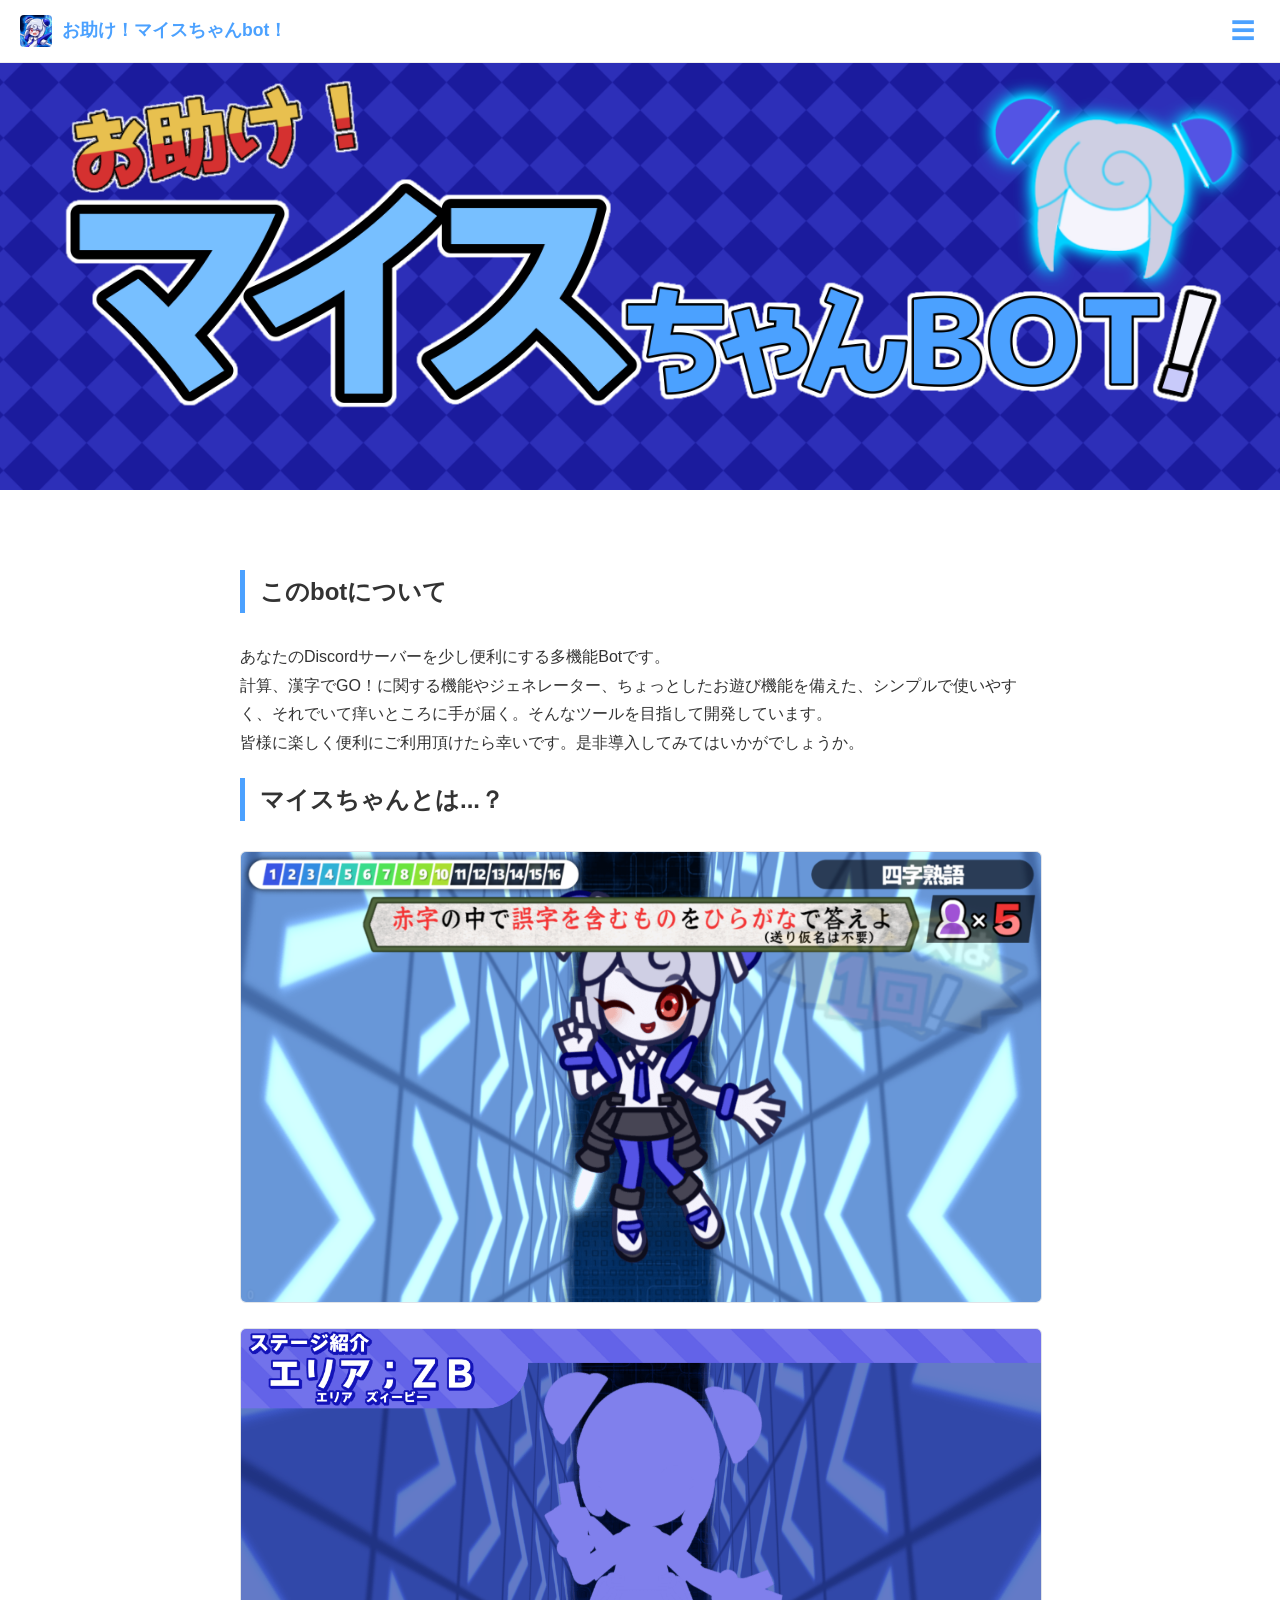
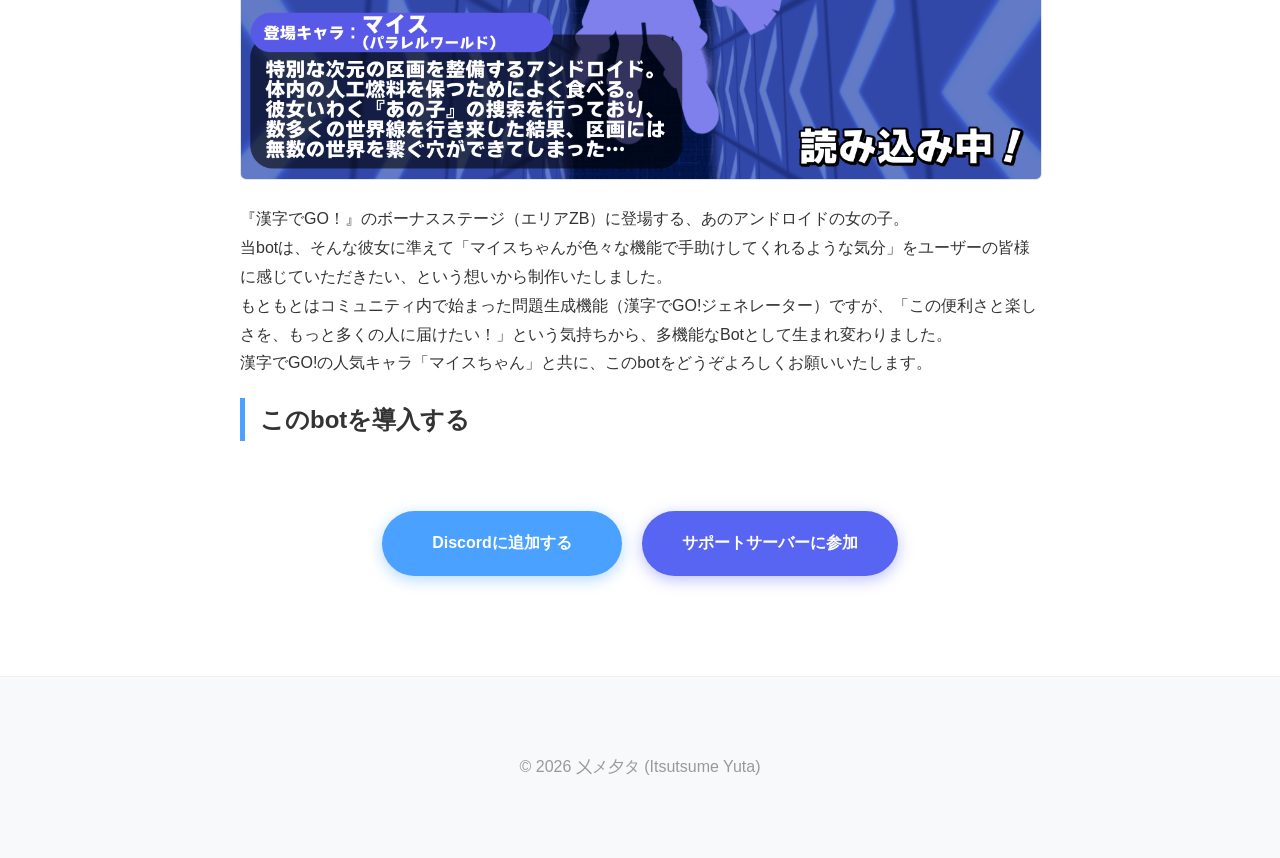
<file: index.html>
<!DOCTYPE html>
<html lang="ja">
<head>
    <meta charset="UTF-8">
    <meta name="viewport" content="width=device-width, initial-scale=1.0">
    <title>お助け！マイスちゃんbot！公式サイト</title>
    <link rel="stylesheet" href="style.css">
</head>
<body>

<nav>
    <a href="index.html" class="nav-logo">
        <img src="img/bot_icon2.png" alt="アイコン" class="nav-icon">
        お助け！マイスちゃんbot！
    </a>
    <button class="menu-btn" id="menuBtn">☰</button>
</nav>

<div class="nav-links" id="navLinks">
    <a href="index.html">ホーム</a>
    <a href="commands.html">コマンド</a>
    <a href="support.html">サポート</a>
    <a href="terms.html">ご利用規約</a>
    <a href="privacypolicy.html">プライバシーポリシー</a>
    <a href="status.html">ステータス</a>
    <a href="https://discord.com/oauth2/authorize?client_id=1477164306285068370&permissions=8&integration_type=0&scope=bot" class="nav-invite-link">Botを招待する</a>
</div>

<header class="main-header">
</header>

<div class="container">
    <section>
        <h2>このbotについて</h2>
        <p>あなたのDiscordサーバーを少し便利にする多機能Botです。<br>計算、漢字でGO！に関する機能やジェネレーター、ちょっとしたお遊び機能を備えた、シンプルで使いやすく、それでいて痒いところに手が届く。そんなツールを目指して開発しています。<br>皆様に楽しく便利にご利用頂けたら幸いです。是非導入してみてはいかがでしょうか。</p>
    </section>
        <section>
        <h2>マイスちゃんとは...？</h2>
        <div class="cmd-preview" style="margin-top: 15px;">
            <img src="img/home.png" alt="ゲームのプレイ画面" style="max-width: 100%; height: auto; border-radius: 6px; border: 1px solid #e1e4e8;">
        </div>
        <div class="cmd-preview" style="margin-top: 15px;">
            <img src="img/home_2.PNG" alt="マイスちゃんbotの紹介画像" style="max-width: 100%; height: auto; border-radius: 6px; border: 1px solid #e1e4e8;">
        </div>
        <p>『漢字でGO！』のボーナスステージ（エリアZB）に登場する、あのアンドロイドの女の子。<br>当botは、そんな彼女に準えて「マイスちゃんが色々な機能で手助けしてくれるような気分」をユーザーの皆様に感じていただきたい、という想いから制作いたしました。<br>もともとはコミュニティ内で始まった問題生成機能（漢字でGO!ジェネレーター）ですが、「この便利さと楽しさを、もっと多くの人に届けたい！」という気持ちから、多機能なBotとして生まれ変わりました。<br>漢字でGO!の人気キャラ「マイスちゃん」と共に、このbotをどうぞよろしくお願いいたします。</p>
    </section>
    <section>
        <h2>このbotを導入する</h2>
    </section>

<section class="action-area">
    <div class="button-group">
        <!-- 招待ボタン -->
        <a href="https://discord.com/oauth2/authorize?client_id=1477164306285068370&permissions=8&integration_type=0&scope=bot" class="btn-invite">
            Discordに追加する
        </a>

        <!-- サポートサーバーボタン（色を変えて区別） -->
        <a href="https://discord.gg/4JU9Yky4Mw" class="btn-support">
            サポートサーバーに参加
        </a>
    </div>
</section>
</div>

<footer>
    <p>&copy; 2026 㐅メ夕タ (Itsutsume Yuta)</p>
</footer>

<script>
    const menuBtn = document.getElementById('menuBtn');
    const navLinks = document.getElementById('navLinks');

    menuBtn.addEventListener('click', (e) => {
        e.stopPropagation();
        navLinks.classList.toggle('active');
        menuBtn.textContent = navLinks.classList.contains('active') ? '✕' : '☰';
    });

    document.addEventListener('click', (e) => {
        if (!navLinks.contains(e.target) && navLinks.classList.contains('active')) {
            navLinks.classList.remove('active');
            menuBtn.textContent = '☰';
        }
    });
</script>

</body>
</html>
</file>
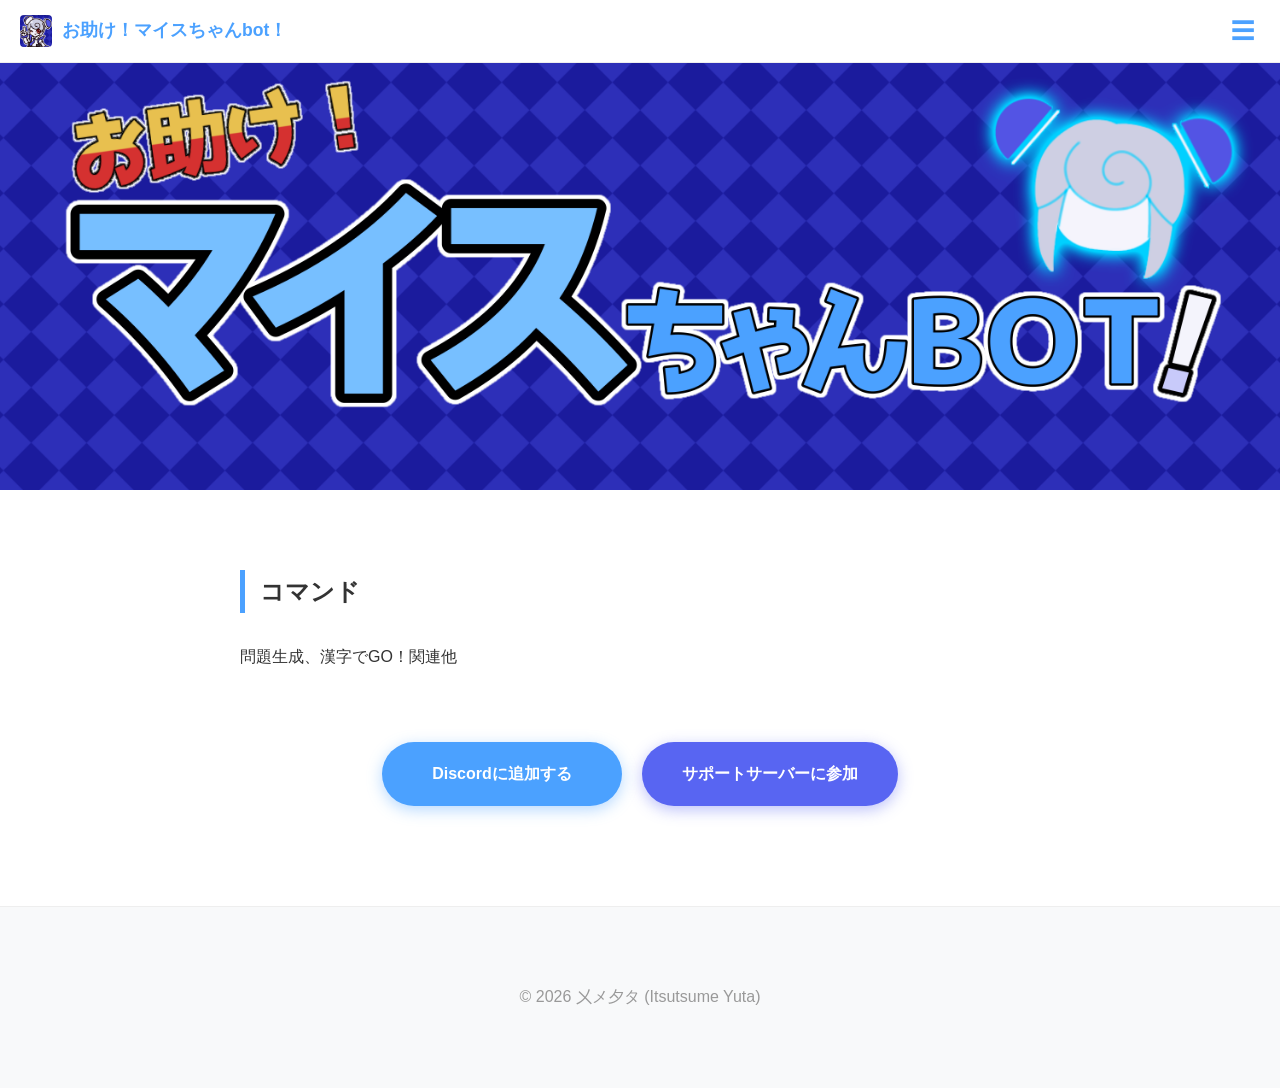
<file: command.html>
<!DOCTYPE html>
<html lang="ja">
<head>
    <meta charset="UTF-8">
    <meta name="viewport" content="width=device-width, initial-scale=1.0">
    <title>お助け！マイスちゃんbot！公式サイト</title>
    <link rel="stylesheet" href="style.css">
</head>
<body>

<nav>
    <a href="index.html" class="nav-logo">
        <img src="img/bot_icon.png" alt="アイコン" class="nav-icon">
        お助け！マイスちゃんbot！
    </a>
    <button class="menu-btn" id="menuBtn">☰</button>
</nav>

<div class="nav-links" id="navLinks">
    <a href="index.html">ホーム</a>
    <a href="commands.html">コマンド</a>
    <a href="function.html">機能</a>
    <a href="support.html">サポート</a>
    <a href="terms.html">ご利用規約</a>
    <a href="privacypolicy.html">プライバシーポリシー</a>
    <a href="status.html">ステータス</a>
    <a href="https://discord.com/oauth2/authorize?client_id=1477164306285068370&permissions=8&integration_type=0&scope=bot" class="nav-invite-link">Botを招待する</a>
</div>

<header class="main-header">
</header>

<div class="container">
    <section>
        <h2>コマンド</h2>
        <p>問題生成、漢字でGO！関連他</p>
    </section>
        <section>
        <h2></h2>
        <p></p>
    </section>

<section class="action-area">
    <div class="button-group">
        <!-- 招待ボタン -->
        <a href="https://discord.com/oauth2/authorize?client_id=1477164306285068370&permissions=8&integration_type=0&scope=bot" class="btn-invite">
            Discordに追加する
        </a>
        
        <!-- サポートサーバーボタン（色を変えて区別） -->
        <a href="https://discord.gg/4JU9Yky4Mw" class="btn-support">
            サポートサーバーに参加
        </a>
    </div>
</section>
</div>

<footer>
    <p>&copy; 2026 㐅メ夕タ (Itsutsume Yuta)</p>
</footer>

<script>
    const menuBtn = document.getElementById('menuBtn');
    const navLinks = document.getElementById('navLinks');

    menuBtn.addEventListener('click', (e) => {
        e.stopPropagation();
        navLinks.classList.toggle('active');
        menuBtn.textContent = navLinks.classList.contains('active') ? '✕' : '☰';
    });

    document.addEventListener('click', (e) => {
        if (!navLinks.contains(e.target) && navLinks.classList.contains('active')) {
            navLinks.classList.remove('active');
            menuBtn.textContent = '☰';
        }
    });
</script>

</body>
</html>
</file>
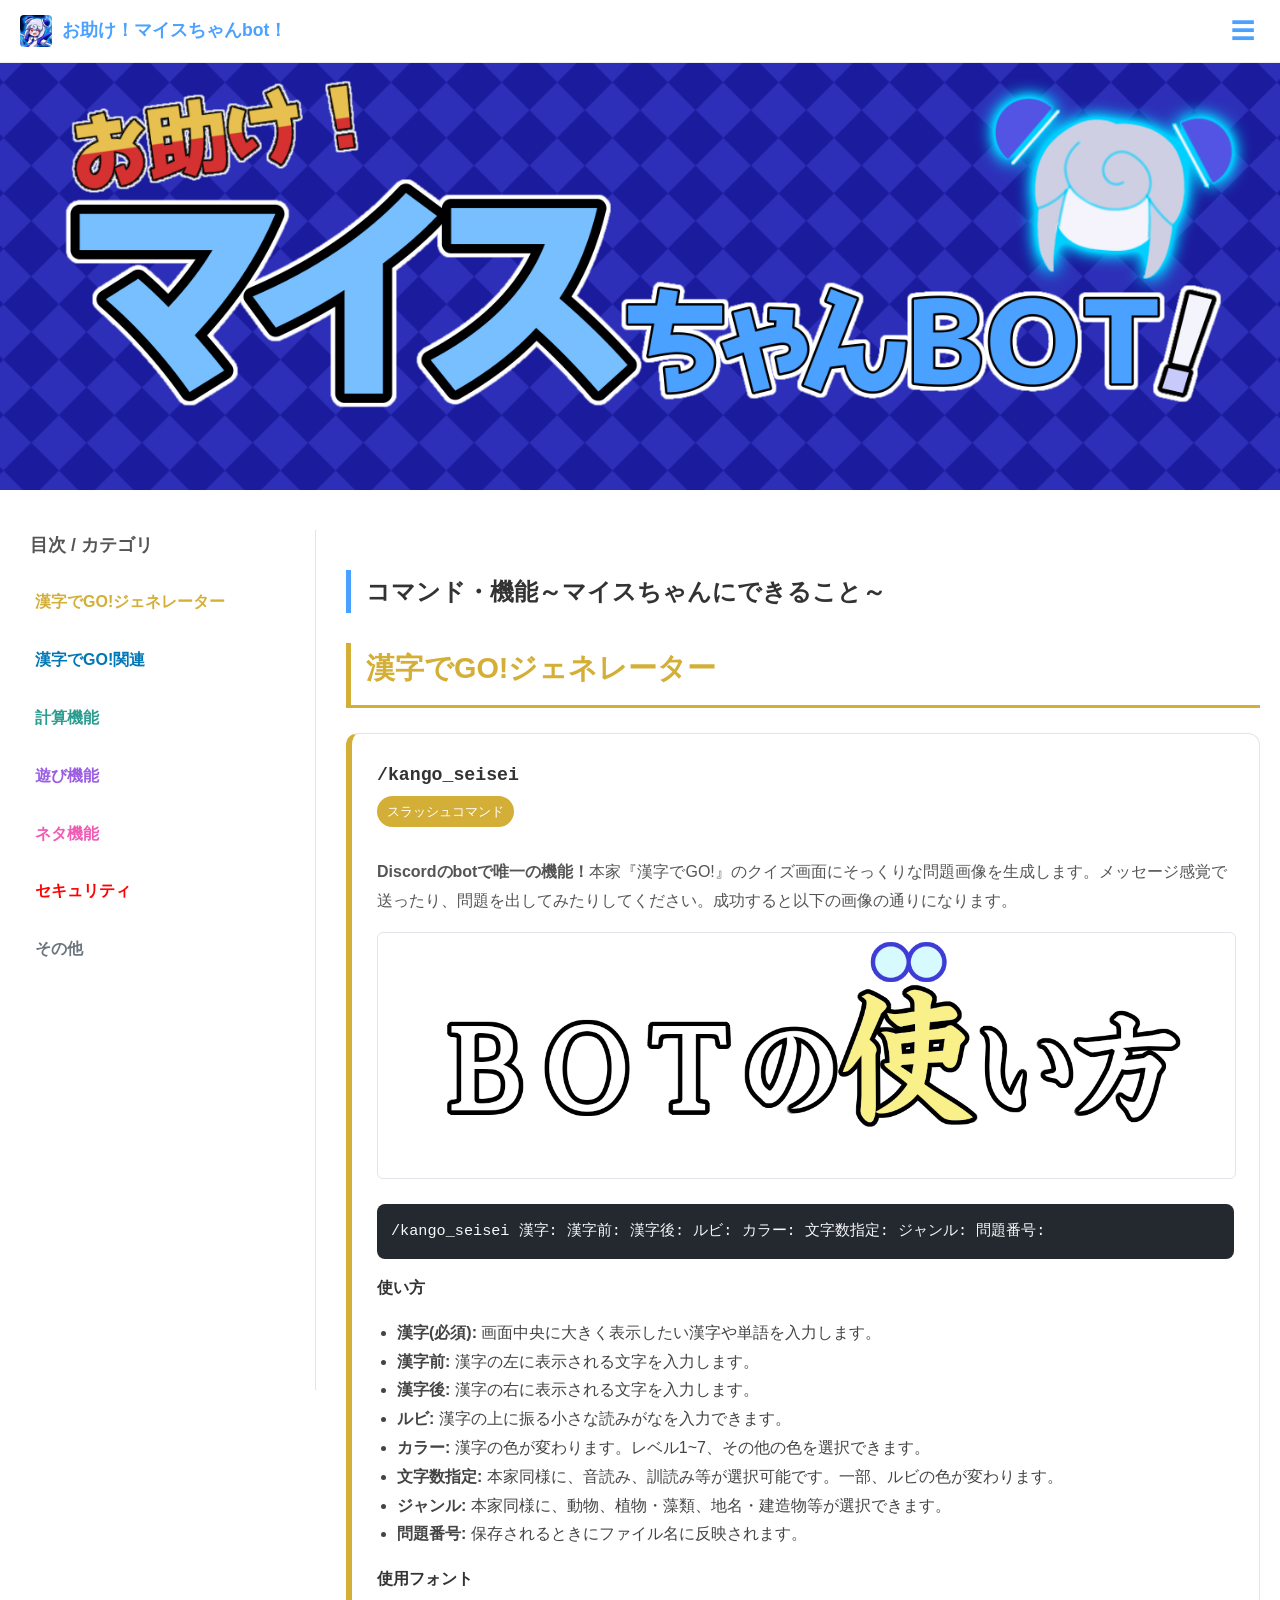
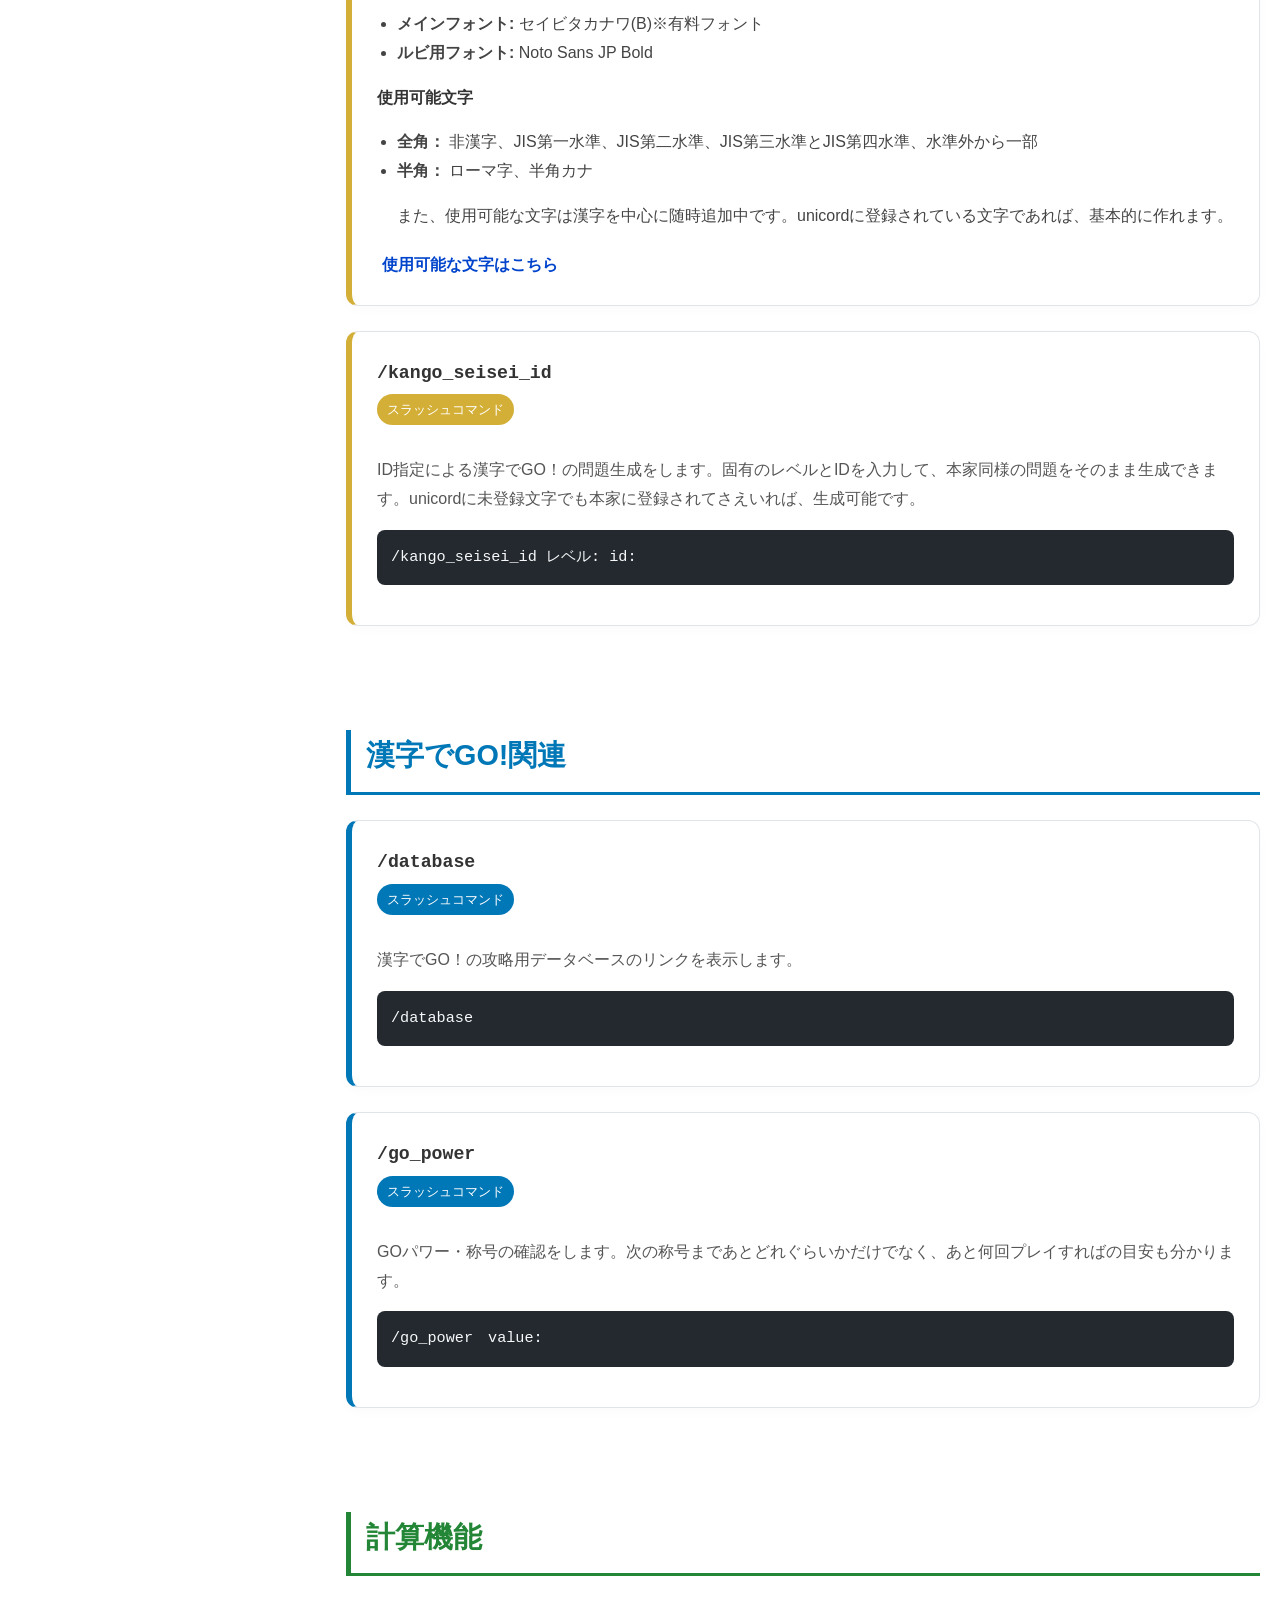
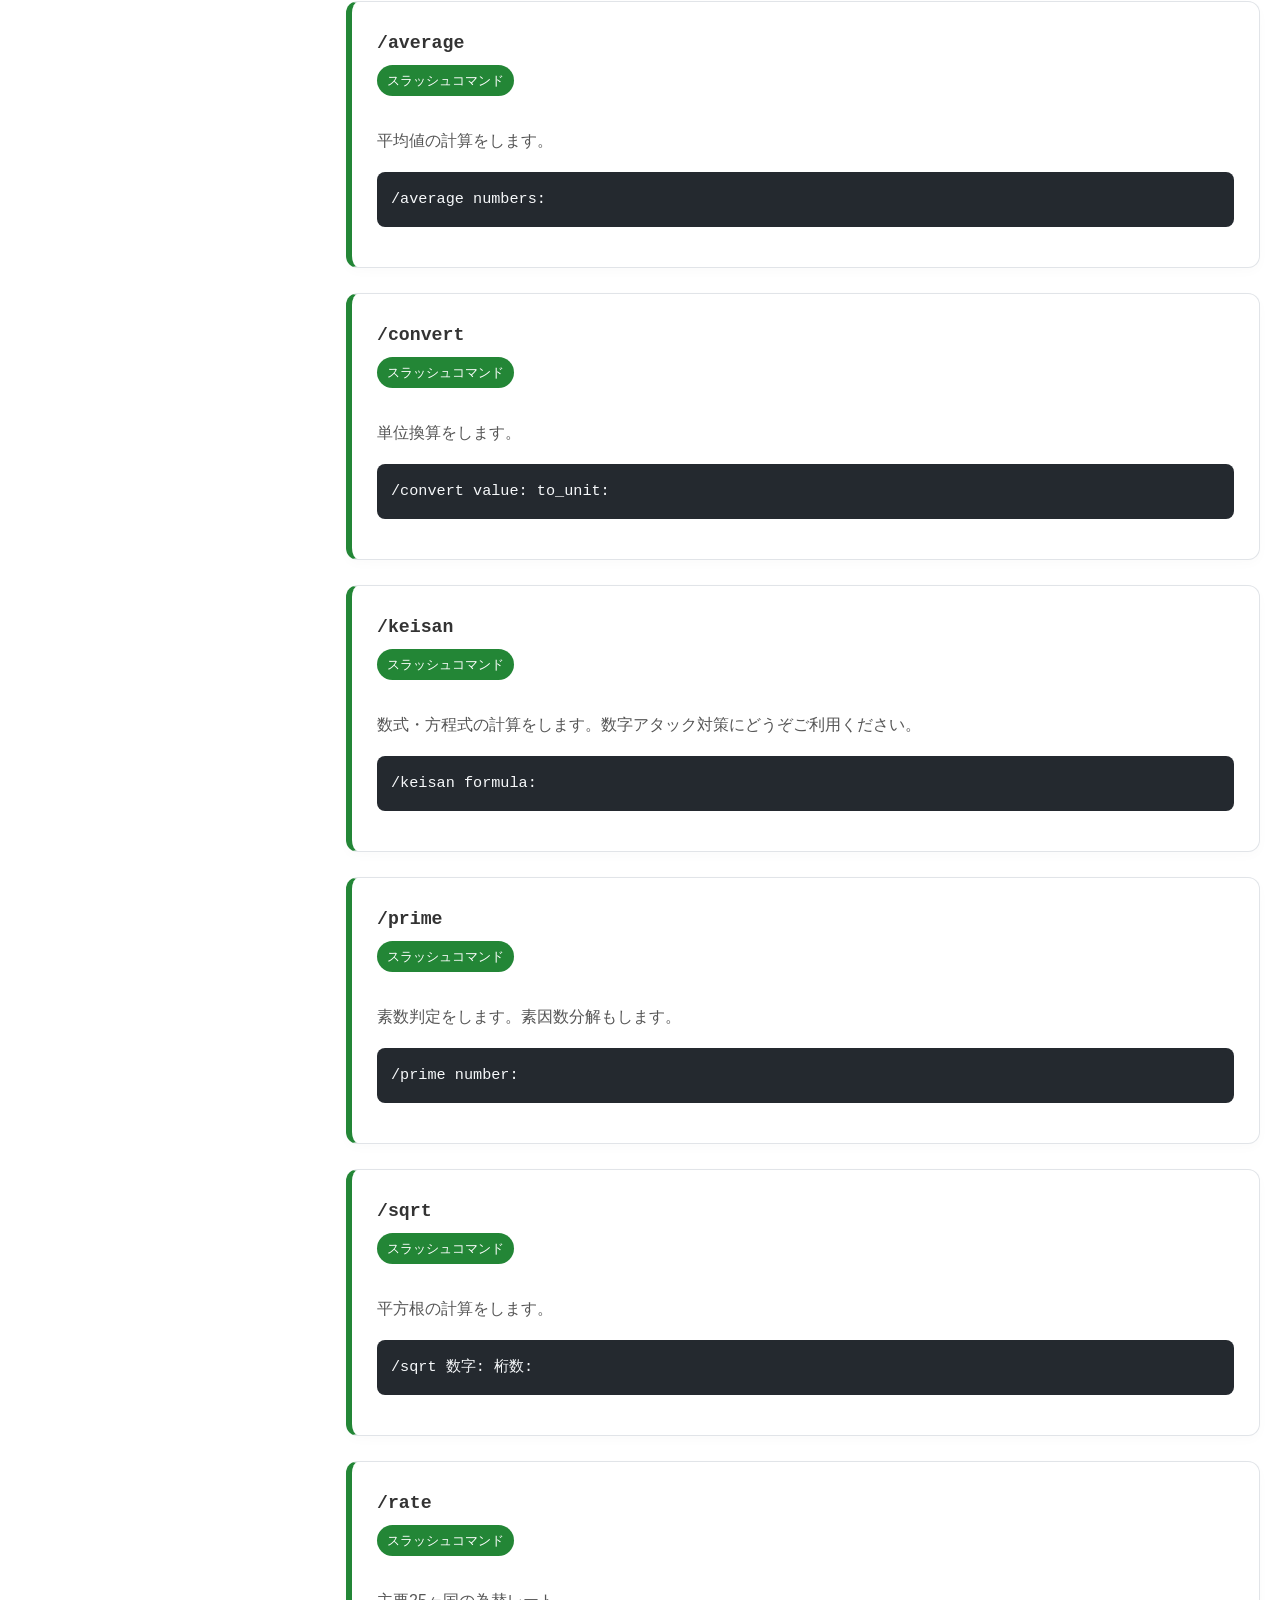
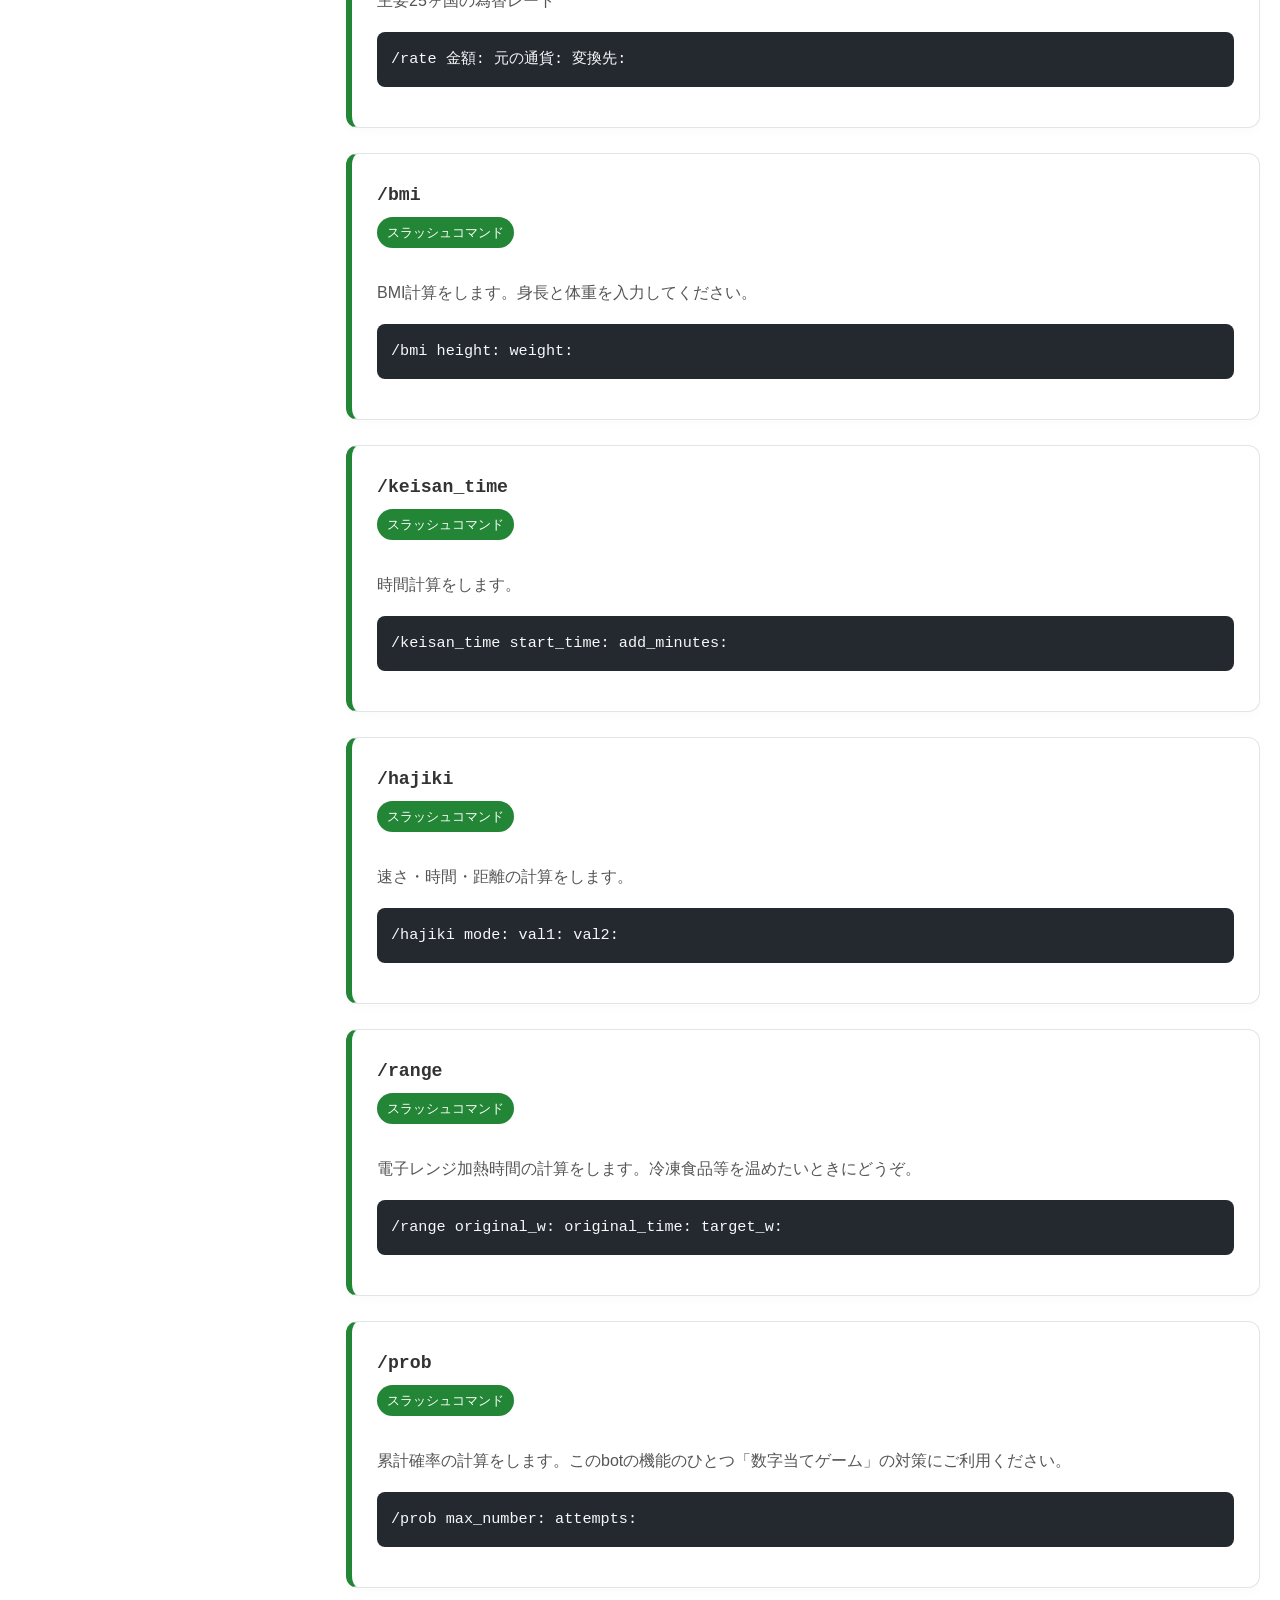
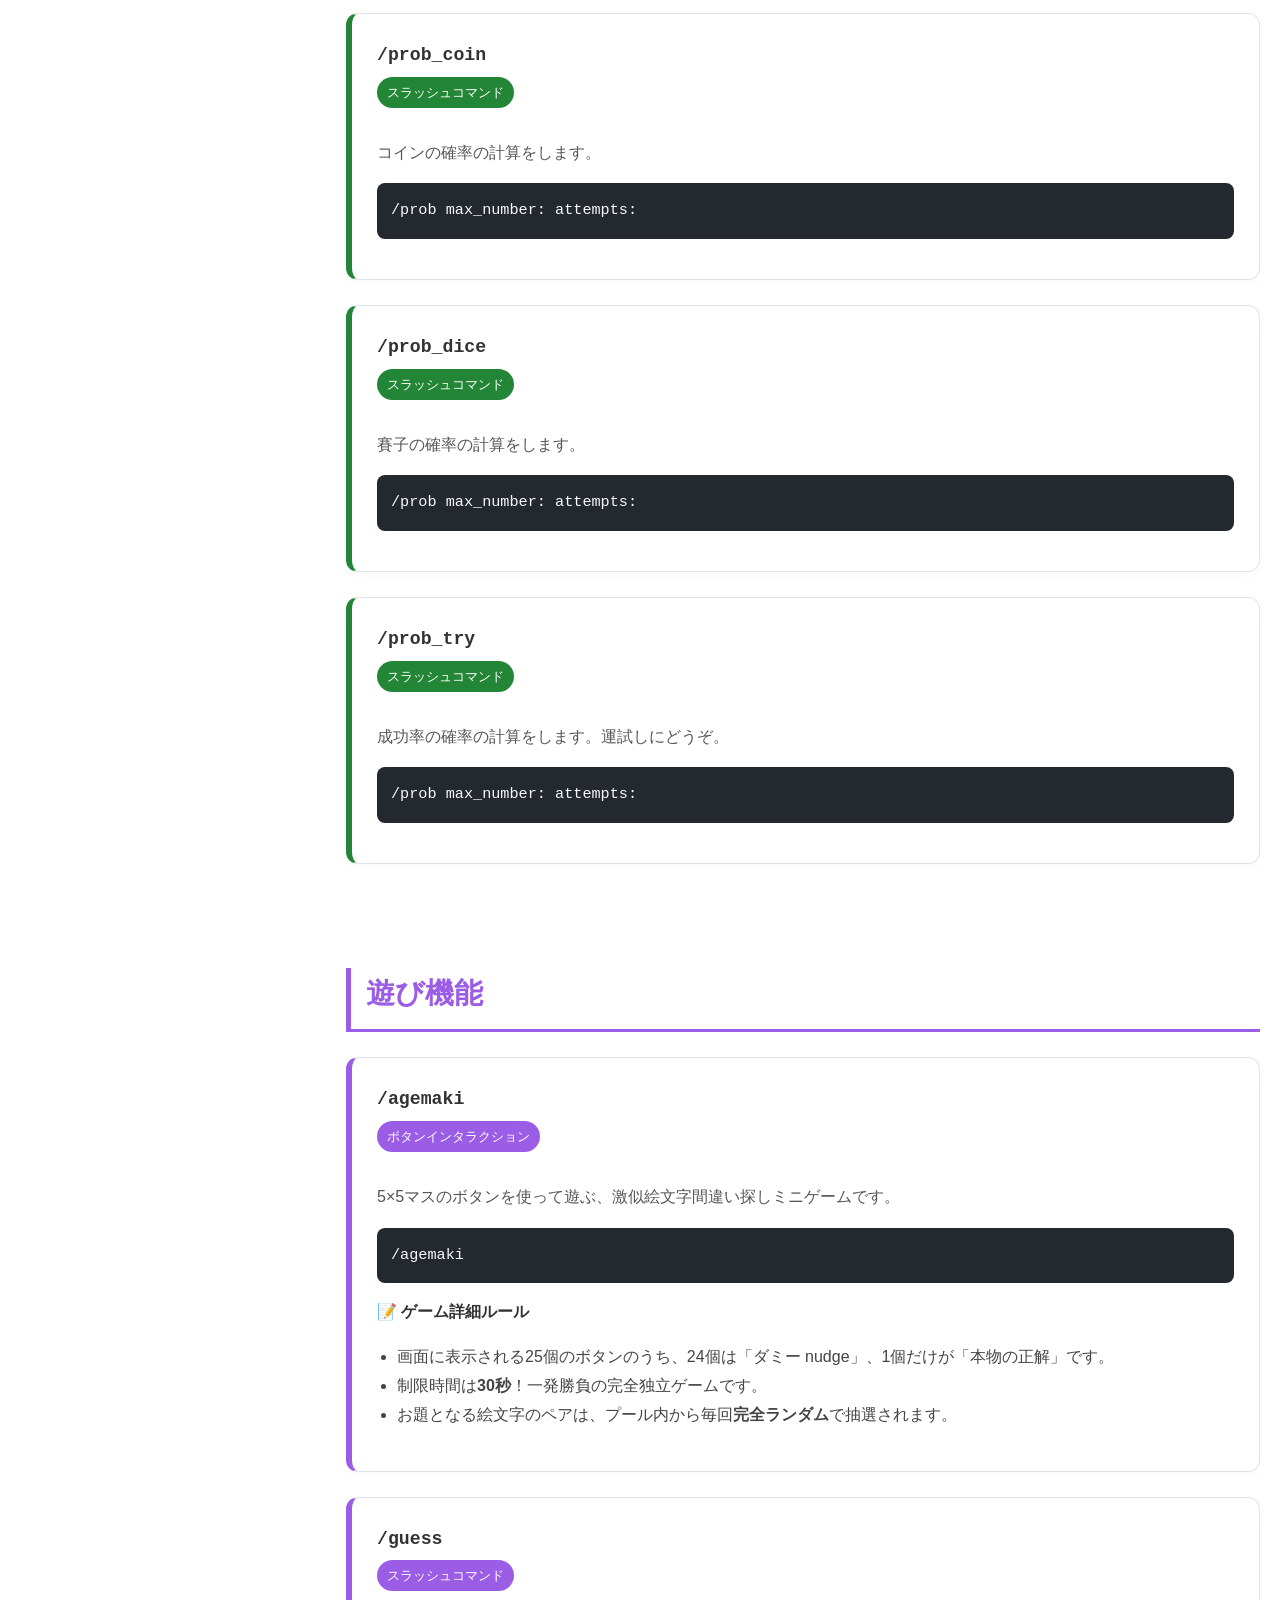
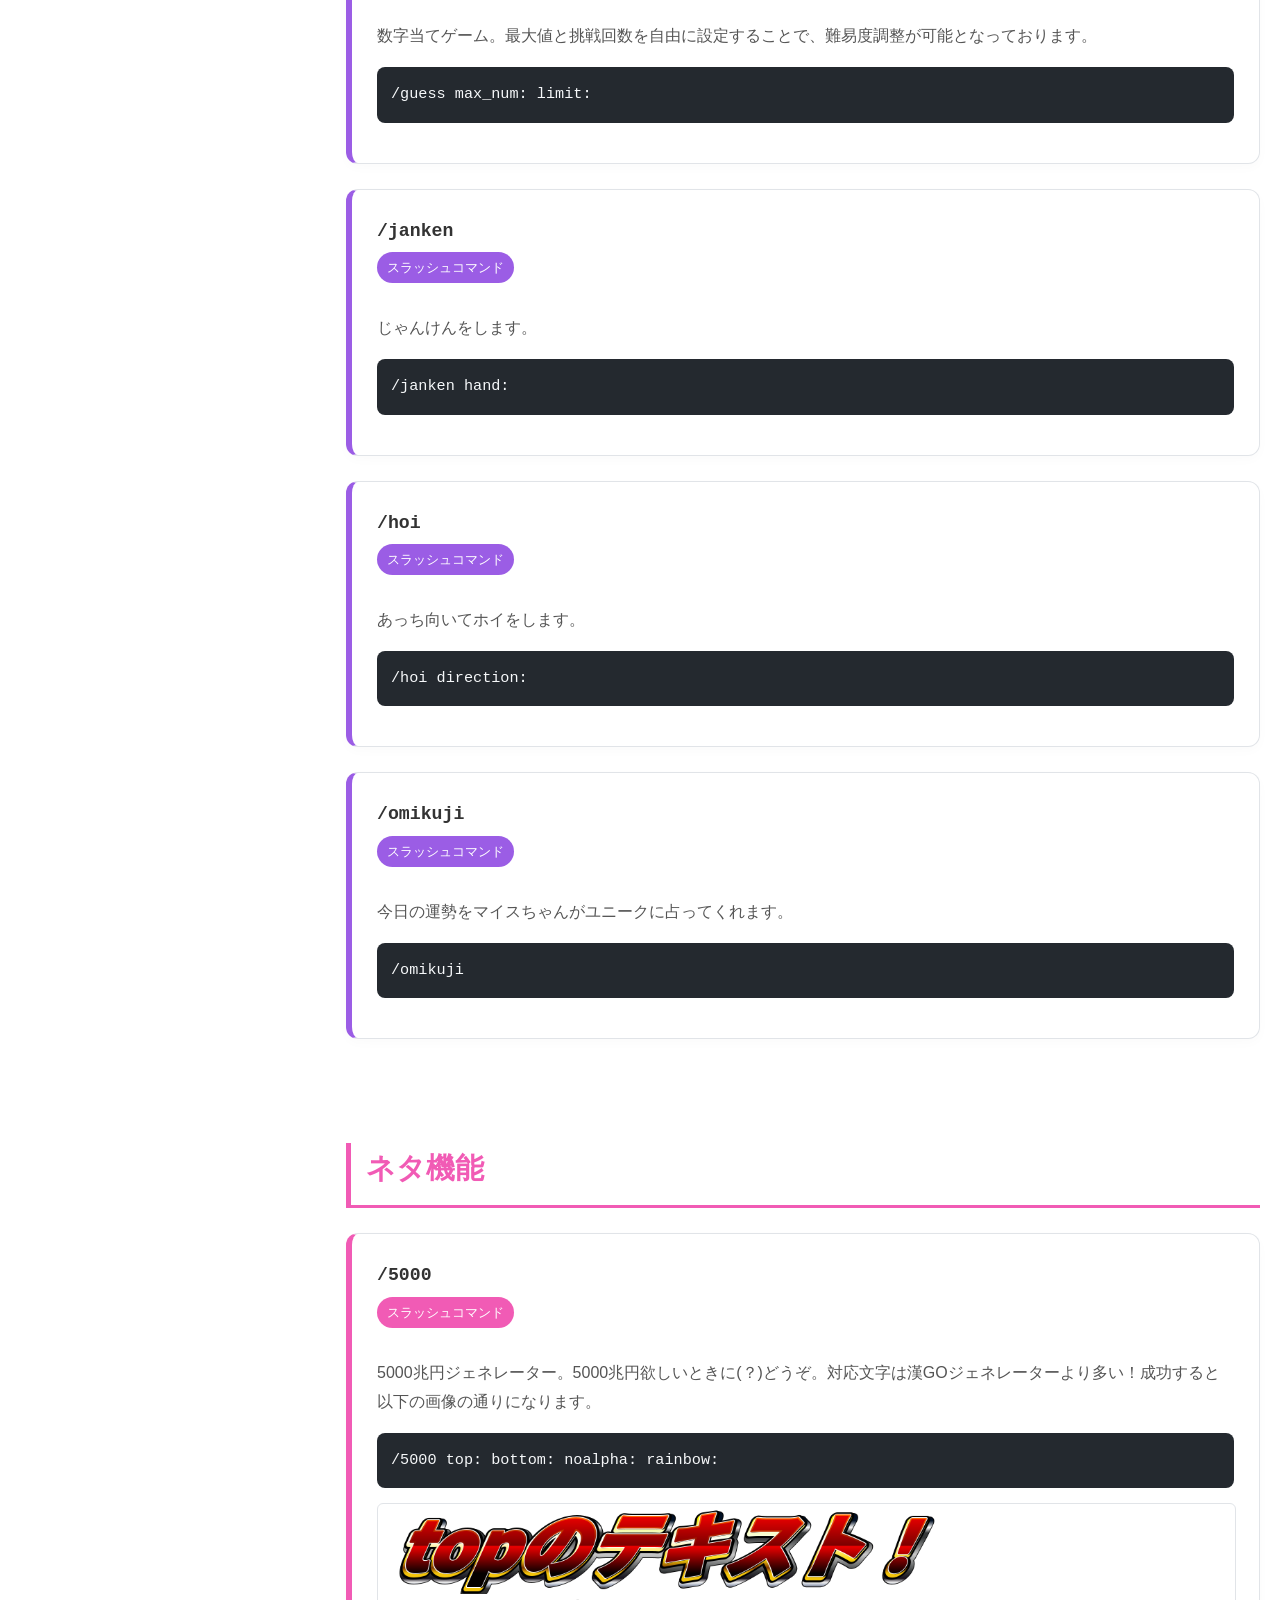
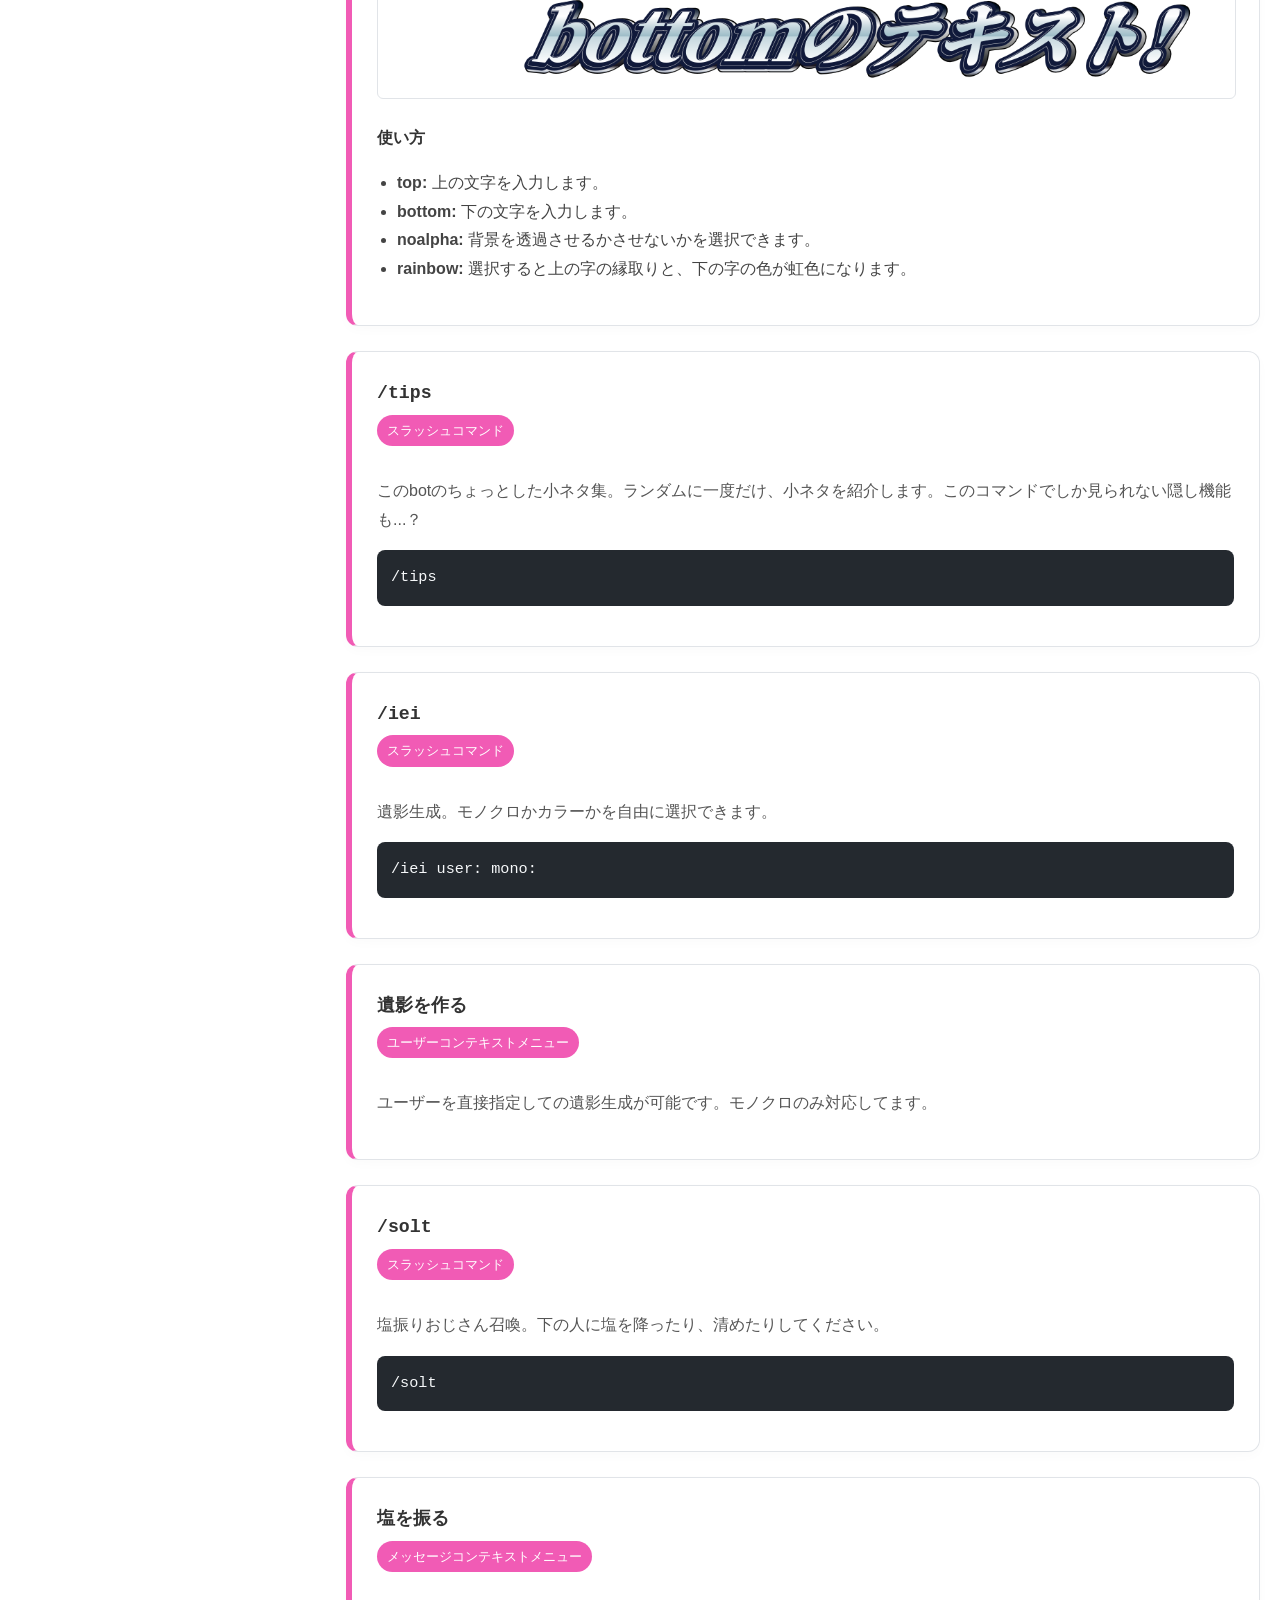
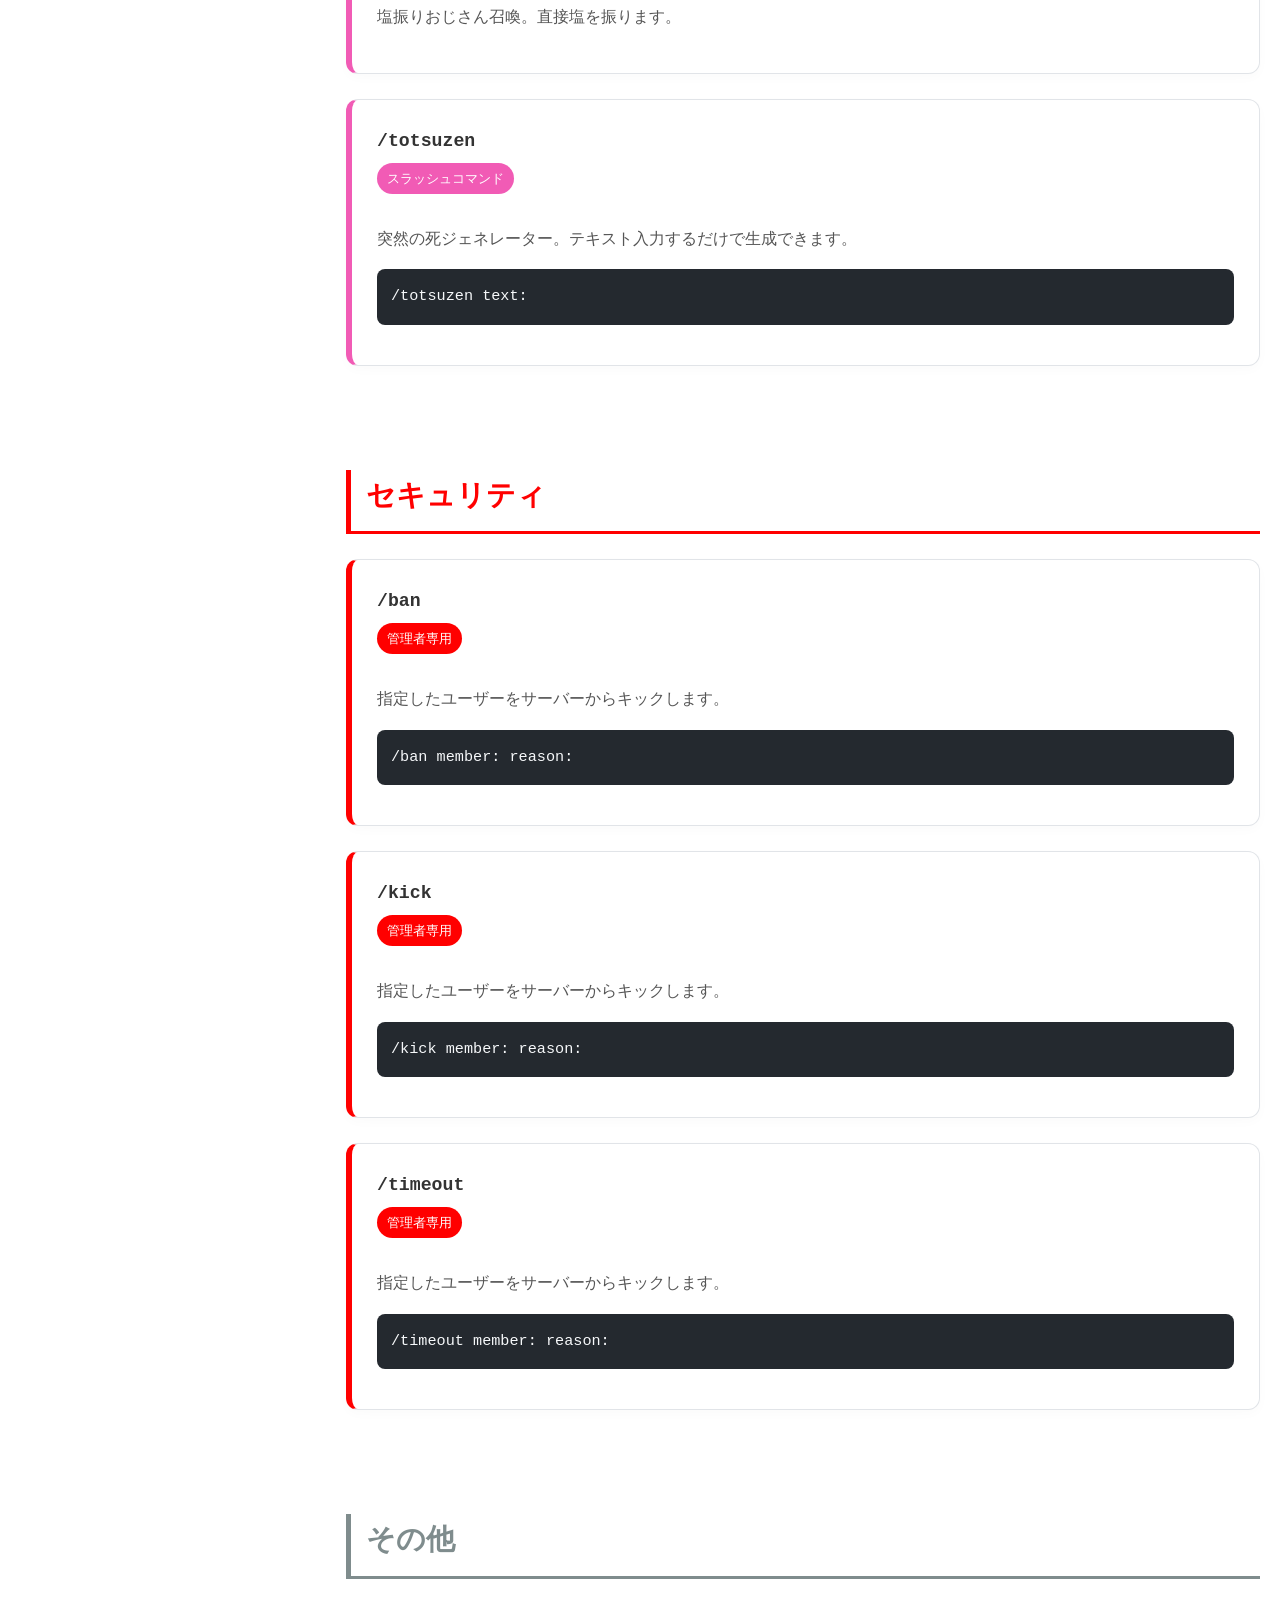
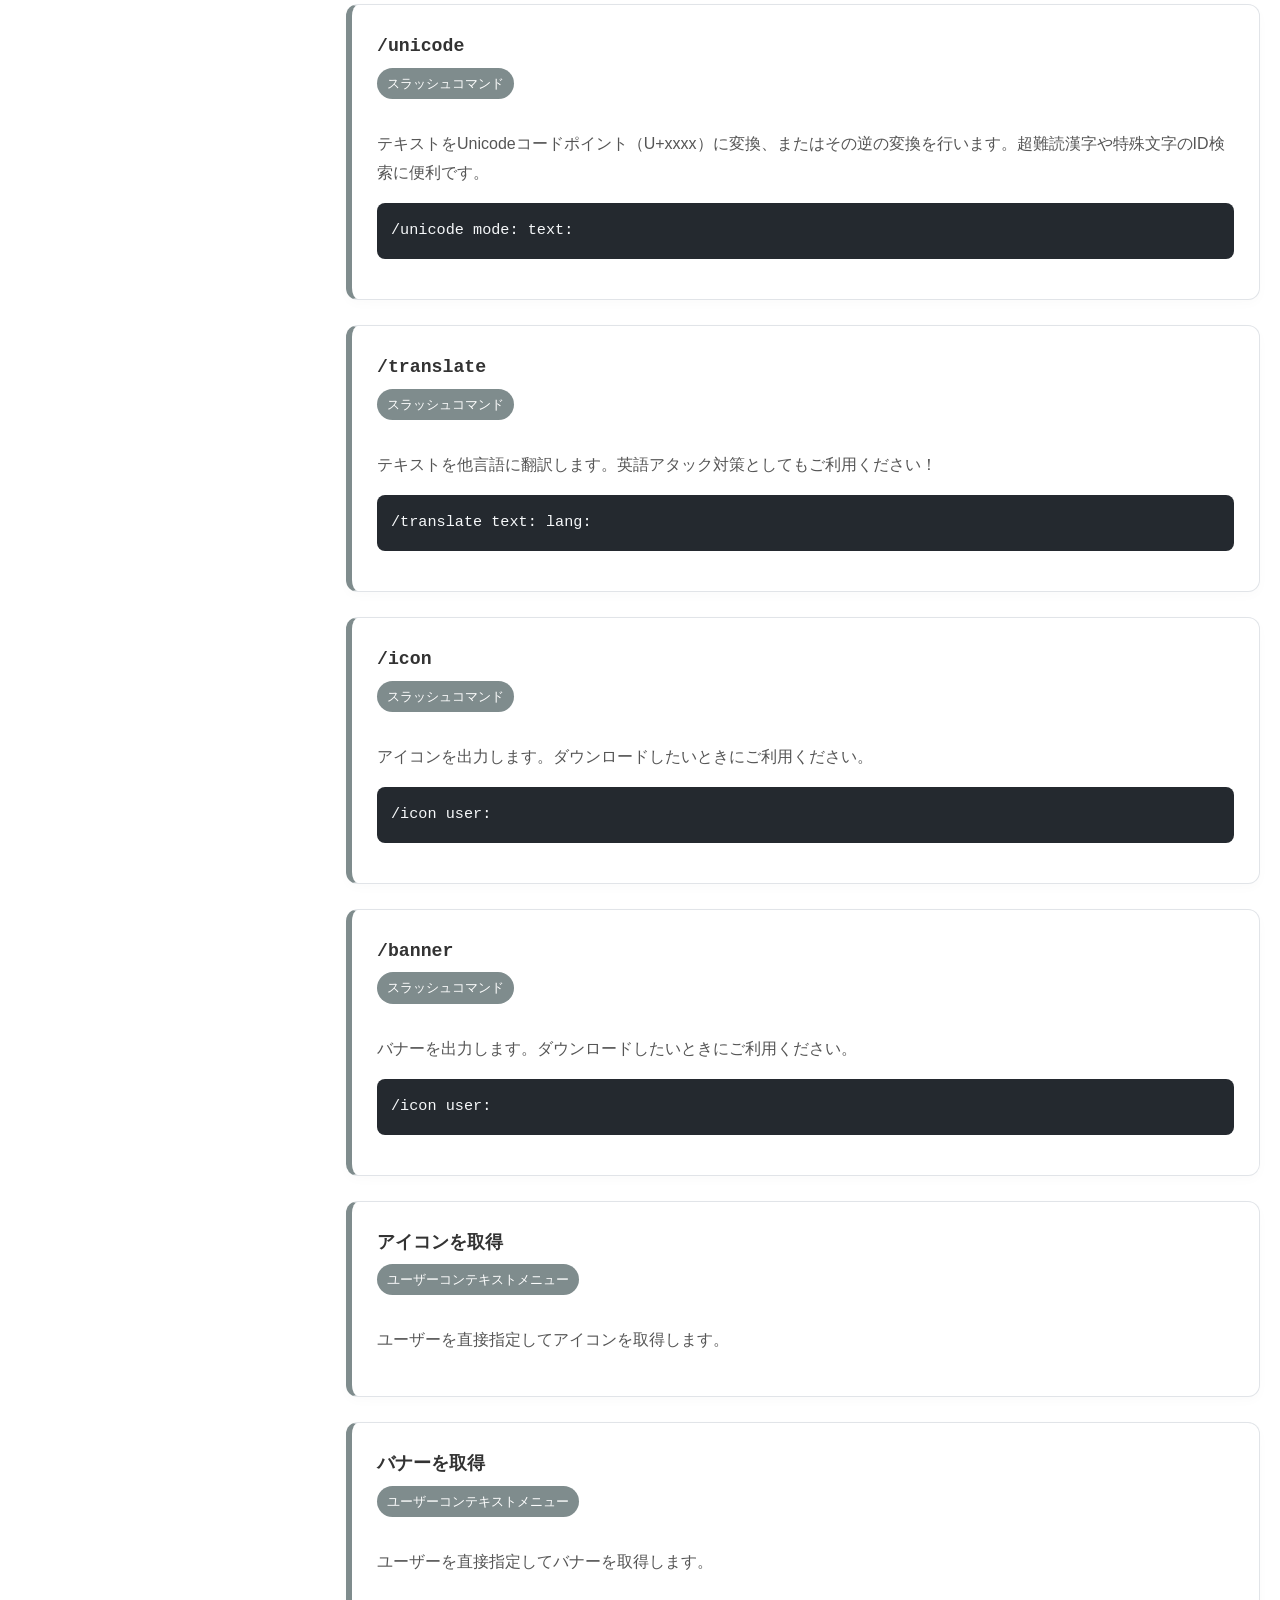
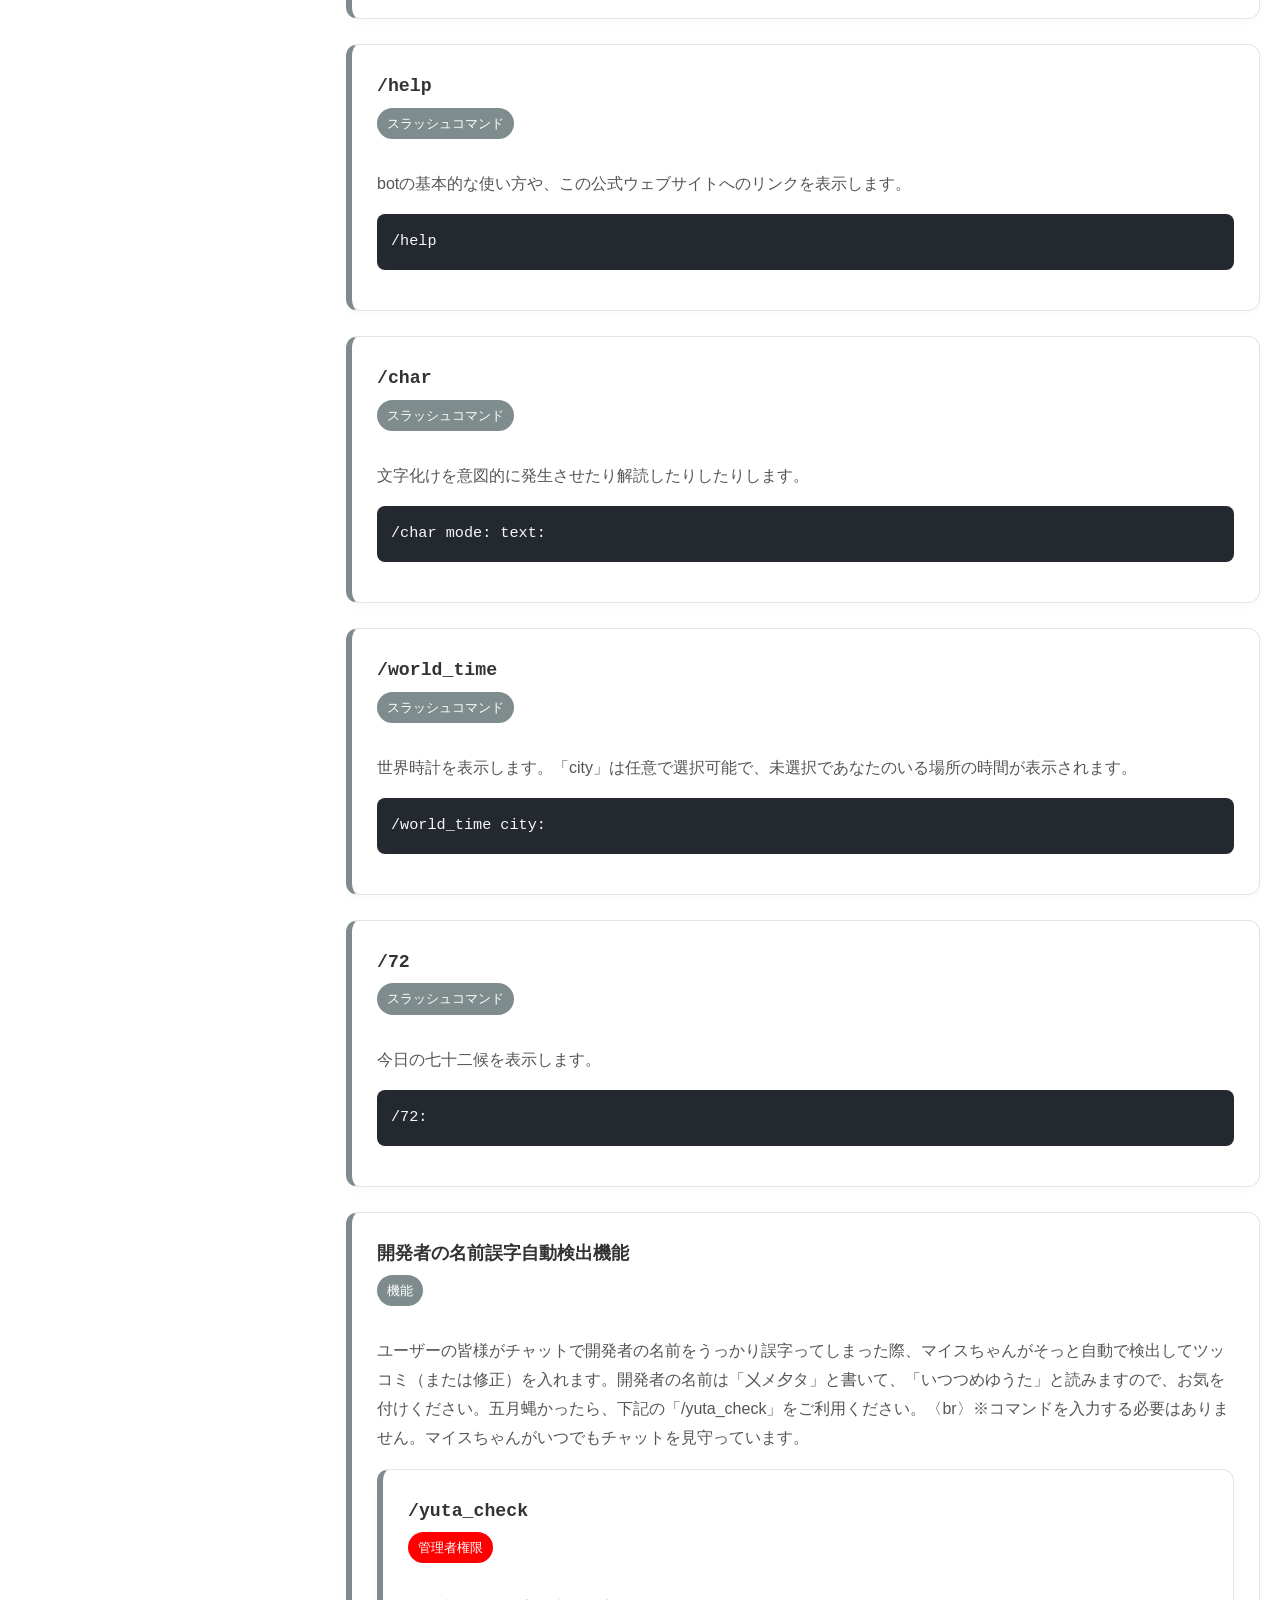
<file: commands.html>
<!DOCTYPE html>
<html lang="ja">
<head>
    <meta charset="UTF-8">
    <meta name="viewport" content="width=device-width, initial-scale=1.0">
    <title>お助け！マイスちゃんbot！ - コマンド一覧</title>
    <link rel="stylesheet" href="style.css">
</head>
<body>

<!-- 🧭 上部ナビゲーションバー -->
<nav>
    <a href="index.html" class="nav-logo">
        <img src="img/bot_icon2.png" alt="アイコン" class="nav-icon">
        お助け！マイスちゃんbot！
    </a>
    <button class="menu-btn" id="menuBtn">☰</button>
</nav>

<!-- 🧭 共通メニューファイル（nav.html）の読み込みエリア -->
<div class="nav-links" id="navLinks"></div>

<script>
    // nav.html を自動で引っ張ってくるスクリプト
    fetch('nav.html')
        .then(response => response.text())
        .then(data => {
            document.getElementById('navLinks').innerHTML = data;
        });
</script>

<!-- 🖼️ メインバナー画像エリア -->
<header class="main-header">
    <!-- ここにCSSの background-image などでバナー画像が表示されます -->
</header>

<!-- 📂 メインコンテンツ（TakasumiBOT風スタイル） -->
<div class="docs-container">

    <!-- 👈 左メニュー：クリックすると右側の特定位置にジャンプ -->
    <aside class="docs-sidebar">
        <div class="sidebar-title">目次 / カテゴリ</div>
        <ul class="sidebar-menu">
            <li class="sidebar-item"><a href="#generator" class="sidebar-link link-generator">漢字でGO!ジェネレーター</a></li>
            <li class="sidebar-item"><a href="#kanji" class="sidebar-link link-kanji">漢字でGO!関連</a></li>
            <li class="sidebar-item"><a href="#calculator" class="sidebar-link link-calc">計算機能</a></li>
            <li class="sidebar-item"><a href="#games" class="sidebar-link link-games">遊び機能</a></li>
            <li class="sidebar-item"><a href="#jokes" class="sidebar-link link-jokes">ネタ機能</a></li>
            <li class="sidebar-item"><a href="#security" class="sidebar-link link-security">セキュリティ</a></li>
            <li class="sidebar-item"><a href="#others" class="sidebar-link link-others">その他</a></li>
        </ul>
    </aside>

    <!-- 👉 右メニュー：詳しい解説を詰め込むエリア -->
    <main class="docs-content">

        <!-- ================= 1. ジェネレーター ================= -->
        <section id="generator" class="category-section">
            <h2>コマンド・機能～マイスちゃんにできること～</h2>
            <h2 class="category-header" style="color: #d4af37; border-color: #d4af37;">漢字でGO!ジェネレーター</h2>
            
            <div class="cmd-detail-card" style="border-left: 6px solid #d4af37;">
                <h3 class="cmd-name">/kango_seisei</h3>
                <span class="cmd-badge" style="background: #d4af37;">スラッシュコマンド</span>
                <p style="color: #555;"><strong>Discordのbotで唯一の機能！</strong>本家『漢字でGO!』のクイズ画面にそっくりな問題画像を生成します。メッセージ感覚で送ったり、問題を出してみたりしてください。成功すると以下の画像の通りになります。</p>
                <div class="cmd-preview" style="margin-top: 15px;">
                    <img src="img/Lv01_9999.png" alt="/kango_seiseiの実行例" style="max-width: 100%; height: auto; border-radius: 6px; border: 1px solid #e1e4e8;">
                </div>
                <div class="cmd-syntax">/kango_seisei 漢字: 漢字前: 漢字後: ルビ: カラー: 文字数指定: ジャンル: 問題番号:</div>
                
                <span class="cmd-label">使い方</span>
                <ul style="padding-left: 20px; color: #444;">
                    <li><strong>漢字(必須):</strong> 画面中央に大きく表示したい漢字や単語を入力します。</li>
                    <li><strong>漢字前:</strong> 漢字の左に表示される文字を入力します。</li>
                    <li><strong>漢字後:</strong> 漢字の右に表示される文字を入力します。</li>
                    <li><strong>ルビ:</strong> 漢字の上に振る小さな読みがなを入力できます。</li>
                    <li><strong>カラー:</strong> 漢字の色が変わります。レベル1~7、その他の色を選択できます。</li>
                    <li><strong>文字数指定:</strong> 本家同様に、音読み、訓読み等が選択可能です。一部、ルビの色が変わります。</li>
                    <li><strong>ジャンル:</strong> 本家同様に、動物、植物・藻類、地名・建造物等が選択できます。</li>
                    <li><strong>問題番号:</strong> 保存されるときにファイル名に反映されます。</li>
                </ul>
                <span class="cmd-label">使用フォント</span>
                <ul style="padding-left: 20px; color: #444;">
                    <li><strong>メインフォント:</strong> セイビタカナワ(B)※有料フォント</li>
                    <li><strong>ルビ用フォント:</strong> Noto Sans JP Bold</li>
                </ul>
                <span class="cmd-label">使用可能文字</span>
                <ul style="padding-left: 20px; color: #444;">
                    <li><strong>全角：</strong> 非漢字、JIS第一水準、JIS第二水準、JIS第三水準とJIS第四水準、水準外から一部</li>
                    <li><strong>半角：</strong> ローマ字、半角カナ</li>
                    <p>また、使用可能な文字は漢字を中心に随時追加中です。unicordに登録されている文字であれば、基本的に作れます。</p>
                </ul>
                <div style="margin-top: 20px; padding-left: 5px;">
                    <a href="https://docs.google.com/spreadsheets/d/11ABJ86usOtLul_zhNE4sKLpOMz5sRE-g9AUL0mAsDnI/edit?gid=0#gid=0" target="_blank" rel="noopener noreferrer" style="color: #0044cc; text-decoration: none; font-weight: bold;">
                        使用可能な文字はこちら
                    </a>
                </div>
            </div>
            <div class="cmd-detail-card" style="border-left: 6px solid #d4af37;">
                <h3 class="cmd-name">/kango_seisei_id</h3>
                <span class="cmd-badge" style="background: #d4af37;">スラッシュコマンド</span>
                <p style="color: #555;">ID指定による漢字でGO！の問題生成をします。固有のレベルとIDを入力して、本家同様の問題をそのまま生成できます。unicordに未登録文字でも本家に登録されてさえいれば、生成可能です。</p>
                
                <div class="cmd-syntax">/kango_seisei_id レベル: id:</div>
            </div>
        </section>

        <!-- ================= 2. 漢字でGO!関連 ================= -->
        <section id="kanji" class="category-section">
            <h2 class="category-header" style="color: #0077b6; border-color: #0077b6;">漢字でGO!関連</h2>
            
            <div class="cmd-detail-card" style="border-left: 6px solid #0077b6;">
                <h3 class="cmd-name">/database</h3>
                <span class="cmd-badge" style="background: #0077b6;">スラッシュコマンド</span>
                <p style="color: #555;">漢字でGO！の攻略用データベースのリンクを表示します。</p>
                <div class="cmd-syntax">/database</div>
            </div>
            <div class="cmd-detail-card" style="border-left: 6px solid #0077b6;">
                <h3 class="cmd-name">/go_power</h3>
                <span class="cmd-badge" style="background: #0077b6;">スラッシュコマンド</span>
                <p style="color: #555;">GOパワー・称号の確認をします。次の称号まであとどれぐらいかだけでなく、あと何回プレイすればの目安も分かります。</p>
                <div class="cmd-syntax">/go_power　value: </div>
            </div>
        </section>

        <!-- ================= 3. 計算機能 ================= -->
        <section id="calculator" class="category-section">
            <h2 class="category-header" style="color: #238636; border-color: #238636;">計算機能</h2>
            
            <div class="cmd-detail-card" style="border-left: 6px solid #238636;">
                <h3 class="cmd-name">/average</h3>
                <span class="cmd-badge" style="background: #238636;">スラッシュコマンド</span>
                <p style="color: #555;">平均値の計算をします。</p>
                <div class="cmd-syntax">/average numbers:</div>
            </div>
            <div class="cmd-detail-card" style="border-left: 6px solid #238636;">
                <h3 class="cmd-name">/convert</h3>
                <span class="cmd-badge" style="background: #238636;">スラッシュコマンド</span>
                <p style="color: #555;">単位換算をします。</p>
                <div class="cmd-syntax">/convert value: to_unit:</div>
            </div>
            <div class="cmd-detail-card" style="border-left: 6px solid #238636;">
                <h3 class="cmd-name">/keisan</h3>
                <span class="cmd-badge" style="background: #238636;">スラッシュコマンド</span>
                <p style="color: #555;">数式・方程式の計算をします。数字アタック対策にどうぞご利用ください。</p>
                <div class="cmd-syntax">/keisan formula:</div>
            </div>
            <div class="cmd-detail-card" style="border-left: 6px solid #238636;">
                <h3 class="cmd-name">/prime</h3>
                <span class="cmd-badge" style="background: #238636;">スラッシュコマンド</span>
                <p style="color: #555;">素数判定をします。素因数分解もします。</p>
                <div class="cmd-syntax">/prime number:</div>
            </div>
            <div class="cmd-detail-card" style="border-left: 6px solid #238636;">
                <h3 class="cmd-name">/sqrt</h3>
                <span class="cmd-badge" style="background: #238636;">スラッシュコマンド</span>
                <p style="color: #555;">平方根の計算をします。</p>
                <div class="cmd-syntax">/sqrt 数字: 桁数:</div>
            </div>
            <div class="cmd-detail-card" style="border-left: 6px solid #238636;">
                <h3 class="cmd-name">/rate</h3>
                <span class="cmd-badge" style="background: #238636;">スラッシュコマンド</span>
                <p style="color: #555;">主要25ヶ国の為替レート</p>
                <div class="cmd-syntax">/rate 金額: 元の通貨: 変換先:</div>
            </div>
            <div class="cmd-detail-card" style="border-left: 6px solid #238636;">
                <h3 class="cmd-name">/bmi</h3>
                <span class="cmd-badge" style="background: #238636;">スラッシュコマンド</span>
                <p style="color: #555;">BMI計算をします。身長と体重を入力してください。</p>
                <div class="cmd-syntax">/bmi height: weight:</div>
            </div>
            <div class="cmd-detail-card" style="border-left: 6px solid #238636;">
                <h3 class="cmd-name">/keisan_time</h3>
                <span class="cmd-badge" style="background: #238636;">スラッシュコマンド</span>
                <p style="color: #555;">時間計算をします。</p>
                <div class="cmd-syntax">/keisan_time start_time: add_minutes:</div>
            </div>
            <div class="cmd-detail-card" style="border-left: 6px solid #238636;">
                <h3 class="cmd-name">/hajiki</h3>
                <span class="cmd-badge" style="background: #238636;">スラッシュコマンド</span>
                <p style="color: #555;">速さ・時間・距離の計算をします。</p>
                <div class="cmd-syntax">/hajiki mode: val1: val2:</div>
            </div>
            <div class="cmd-detail-card" style="border-left: 6px solid #238636;">
                <h3 class="cmd-name">/range</h3>
                <span class="cmd-badge" style="background: #238636;">スラッシュコマンド</span>
                <p style="color: #555;">電子レンジ加熱時間の計算をします。冷凍食品等を温めたいときにどうぞ。</p>
                <div class="cmd-syntax">/range original_w: original_time: target_w:</div>
            </div>
            <div class="cmd-detail-card" style="border-left: 6px solid #238636;">
                <h3 class="cmd-name">/prob</h3>
                <span class="cmd-badge" style="background: #238636;">スラッシュコマンド</span>
                <p style="color: #555;">累計確率の計算をします。このbotの機能のひとつ「数字当てゲーム」の対策にご利用ください。</p>
                <div class="cmd-syntax">/prob max_number: attempts:</div>
            </div>
            <div class="cmd-detail-card" style="border-left: 6px solid #238636;">
                <h3 class="cmd-name">/prob_coin</h3>
                <span class="cmd-badge" style="background: #238636;">スラッシュコマンド</span>
                <p style="color: #555;">コインの確率の計算をします。</p>
                <div class="cmd-syntax">/prob max_number: attempts:</div>
            </div>
            <div class="cmd-detail-card" style="border-left: 6px solid #238636;">
                <h3 class="cmd-name">/prob_dice</h3>
                <span class="cmd-badge" style="background: #238636;">スラッシュコマンド</span>
                <p style="color: #555;">賽子の確率の計算をします。</p>
                <div class="cmd-syntax">/prob max_number: attempts:</div>
            </div>
            <div class="cmd-detail-card" style="border-left: 6px solid #238636;">
                <h3 class="cmd-name">/prob_try</h3>
                <span class="cmd-badge" style="background: #238636;">スラッシュコマンド</span>
                <p style="color: #555;">成功率の確率の計算をします。運試しにどうぞ。</p>
                <div class="cmd-syntax">/prob max_number: attempts:</div>
        </section>

        <!-- ================= 4. 遊び機能 ================= -->
        <section id="games" class="category-section">
            <h2 class="category-header" style="color: #9b5de5; border-color: #9b5de5;">遊び機能</h2>
            
            <div class="cmd-detail-card" style="border-left: 6px solid #9b5de5;">
                <h3 class="cmd-name">/agemaki</h3>
                <span class="cmd-badge" style="background: #9b5de5;">ボタンインタラクション</span>
                <p style="color: #555;">5×5マスのボタンを使って遊ぶ、激似絵文字間違い探しミニゲームです。</p>
                
                <div class="cmd-syntax">/agemaki</div>
                
                <span class="cmd-label">📝 ゲーム詳細ルール</span>
                <ul style="padding-left: 20px; color: #444;">
                    <li>画面に表示される25個のボタンのうち、24個は「ダミー nudge」、1個だけが「本物の正解」です。</li>
                    <li>制限時間は<strong>30秒</strong>！一発勝負の完全独立ゲームです。</li>
                    <li>お題となる絵文字のペアは、プール内から毎回<strong>完全ランダム</strong>で抽選されます。</li>
                </ul>
            </div>
            <div class="cmd-detail-card" style="border-left: 6px solid #9b5de5;">
                <h3 class="cmd-name">/guess</h3>
                <span class="cmd-badge" style="background: #9b5de5;">スラッシュコマンド</span>
                <p style="color: #555;">数字当てゲーム。最大値と挑戦回数を自由に設定することで、難易度調整が可能となっております。</p>
                <div class="cmd-syntax">/guess max_num: limit:</div>
            </div>
            <div class="cmd-detail-card" style="border-left: 6px solid #9b5de5;">
                <h3 class="cmd-name">/janken</h3>
                <span class="cmd-badge" style="background: #9b5de5;">スラッシュコマンド</span>
                <p style="color: #555;">じゃんけんをします。</p>
                <div class="cmd-syntax">/janken hand:</div>
            </div>
            <div class="cmd-detail-card" style="border-left: 6px solid #9b5de5;">
                <h3 class="cmd-name">/hoi</h3>
                <span class="cmd-badge" style="background: #9b5de5;">スラッシュコマンド</span>
                <p style="color: #555;">あっち向いてホイをします。</p>
                <div class="cmd-syntax">/hoi direction:</div>
            </div>
            <div class="cmd-detail-card" style="border-left: 6px solid #9b5de5;">
                <h3 class="cmd-name">/omikuji</h3>
                <span class="cmd-badge" style="background: #9b5de5;">スラッシュコマンド</span>
                <p style="color: #555;">今日の運勢をマイスちゃんがユニークに占ってくれます。</p>
                <div class="cmd-syntax">/omikuji</div>
            </div>
        </section>

        <!-- ================= 5. ネタ機能 ================= -->
        <section id="jokes" class="category-section">
            <h2 class="category-header" style="color: #f15bb5; border-color: #f15bb5;">ネタ機能</h2>
            <div class="cmd-detail-card" style="border-left: 6px solid #f15bb5;">
                <h3 class="cmd-name">/5000</h3>
                <span class="cmd-badge" style="background: #f15bb5;">スラッシュコマンド</span>
                <p style="color: #555;">5000兆円ジェネレーター。5000兆円欲しいときに(？)どうぞ。対応文字は漢GOジェネレーターより多い！成功すると以下の画像の通りになります。</p>
                <div class="cmd-syntax">/5000 top: bottom: noalpha: rainbow:</div>
                <div class="cmd-preview" style="margin-top: 15px;">
                    <img src="img/5000.png" alt="/5000の実行例" style="max-width: 100%; height: auto; border-radius: 6px; border: 1px solid #e1e4e8;">
                </div>
                <span class="cmd-label">使い方</span>
                <ul style="padding-left: 20px; color: #444;">
                    <li><strong>top:</strong> 上の文字を入力します。</li>
                    <li><strong>bottom:</strong> 下の文字を入力します。</li>
                    <li><strong>noalpha:</strong> 背景を透過させるかさせないかを選択できます。</li>
                    <li><strong>rainbow:</strong> 選択すると上の字の縁取りと、下の字の色が虹色になります。</li>
                </ul>
            </div>
            <div class="cmd-detail-card" style="border-left: 6px solid #f15bb5;">
                <h3 class="cmd-name">/tips</h3>
                <span class="cmd-badge" style="background: #f15bb5;">スラッシュコマンド</span>
                <p style="color: #555;">このbotのちょっとした小ネタ集。ランダムに一度だけ、小ネタを紹介します。このコマンドでしか見られない隠し機能も...？</p>
                <div class="cmd-syntax">/tips</div>
            </div>
            <div class="cmd-detail-card" style="border-left: 6px solid #f15bb5;">
                <h3 class="cmd-name">/iei</h3>
                <span class="cmd-badge" style="background: #f15bb5;">スラッシュコマンド</span>
                <p style="color: #555;">遺影生成。モノクロかカラーかを自由に選択できます。</p>
                <div class="cmd-syntax">/iei user: mono:</div>
            </div>
            <div class="cmd-detail-card" style="border-left: 6px solid #f15bb5;">
                <h3 class="cmd-name">遺影を作る</h3>
                <span class="cmd-badge" style="background: #f15bb5;">ユーザーコンテキストメニュー</span>
                <p style="color: #555;">ユーザーを直接指定しての遺影生成が可能です。モノクロのみ対応してます。</p>
            </div>
            <div class="cmd-detail-card" style="border-left: 6px solid #f15bb5;">
                <h3 class="cmd-name">/solt</h3>
                <span class="cmd-badge" style="background: #f15bb5;">スラッシュコマンド</span>
                <p style="color: #555;">塩振りおじさん召喚。下の人に塩を降ったり、清めたりしてください。</p>
                <div class="cmd-syntax">/solt</div>
            </div>
            <div class="cmd-detail-card" style="border-left: 6px solid #f15bb5;">
                <h3 class="cmd-name">塩を振る</h3>
                <span class="cmd-badge" style="background: #f15bb5;">メッセージコンテキストメニュー</span>
                <p style="color: #555;">塩振りおじさん召喚。直接塩を振ります。</p>
            </div>
            <div class="cmd-detail-card" style="border-left: 6px solid #f15bb5;">
                <h3 class="cmd-name">/totsuzen</h3>
                <span class="cmd-badge" style="background: #f15bb5;">スラッシュコマンド</span>
                <p style="color: #555;">突然の死ジェネレーター。テキスト入力するだけで生成できます。</p>
                <div class="cmd-syntax">/totsuzen text:</div>
            </div>
        </section>

        <!-- ================= 6. セキュリティ ================= -->
        <section id="security" class="category-section">
            <h2 class="category-header" style="color: #ff0000; border-color: #ff0000;">セキュリティ</h2>
            <div class="cmd-detail-card" style="border-left: 6px solid #ff0000;">
                <h3 class="cmd-name">/ban</h3>
                <span class="cmd-badge" style="background: #ff0000;">管理者専用</span>
                <p style="color: #555;">指定したユーザーをサーバーからキックします。</p>
                <div class="cmd-syntax">/ban member: reason:</div>
            </div>
            <div class="cmd-detail-card" style="border-left: 6px solid #ff0000;">
                <h3 class="cmd-name">/kick</h3>
                <span class="cmd-badge" style="background: #ff0000;">管理者専用</span>
                <p style="color: #555;">指定したユーザーをサーバーからキックします。</p>
                <div class="cmd-syntax">/kick member: reason:</div>
            </div>
            <div class="cmd-detail-card" style="border-left: 6px solid #ff0000;">
                <h3 class="cmd-name">/timeout</h3>
                <span class="cmd-badge" style="background: #ff0000;">管理者専用</span>
                <p style="color: #555;">指定したユーザーをサーバーからキックします。</p>
                <div class="cmd-syntax">/timeout member: reason:</div>
            </div>
        </section>

        <!-- ================= 7. その他 ================= -->
        <section id="others" class="category-section">
            <h2 class="category-header" style="color: #7f8c8d; border-color: #7f8c8d;">その他</h2>
            <div class="cmd-detail-card" style="border-left: 6px solid #7f8c8d;">
                <h3 class="cmd-name">/unicode</h3>
                <span class="cmd-badge" style="background: #7f8c8d;">スラッシュコマンド</span>
                <p style="color: #555;">テキストをUnicodeコードポイント（U+xxxx）に変換、またはその逆の変換を行います。超難読漢字や特殊文字のID検索に便利です。</p>
                <div class="cmd-syntax">/unicode mode: text:</div>
            </div>
            <div class="cmd-detail-card" style="border-left: 6px solid #7f8c8d;">
                <h3 class="cmd-name">/translate</h3>
                <span class="cmd-badge" style="background: #7f8c8d;">スラッシュコマンド</span>
                <p style="color: #555;">テキストを他言語に翻訳します。英語アタック対策としてもご利用ください！</p>
                <div class="cmd-syntax">/translate text: lang:</div>
            </div>
            <div class="cmd-detail-card" style="border-left: 6px solid #7f8c8d;">
                <h3 class="cmd-name">/icon</h3>
                <span class="cmd-badge" style="background: #7f8c8d;">スラッシュコマンド</span>
                <p style="color: #555;">アイコンを出力します。ダウンロードしたいときにご利用ください。</p>
                <div class="cmd-syntax">/icon user:</div>
            </div>
            <div class="cmd-detail-card" style="border-left: 6px solid #7f8c8d;">
                <h3 class="cmd-name">/banner</h3>
                <span class="cmd-badge" style="background: #7f8c8d;">スラッシュコマンド</span>
                <p style="color: #555;">バナーを出力します。ダウンロードしたいときにご利用ください。</p>
                <div class="cmd-syntax">/icon user:</div>
            </div>            <div class="cmd-detail-card" style="border-left: 6px solid #7f8c8d;">
                <h3 class="cmd-name">アイコンを取得</h3>
                <span class="cmd-badge" style="background: #7f8c8d;">ユーザーコンテキストメニュー</span>
                <p style="color: #555;">ユーザーを直接指定してアイコンを取得します。</p>
            </div>
            <div class="cmd-detail-card" style="border-left: 6px solid #7f8c8d;">
                <h3 class="cmd-name">バナーを取得</h3>
                <span class="cmd-badge" style="background: #7f8c8d;">ユーザーコンテキストメニュー</span>
                <p style="color: #555;">ユーザーを直接指定してバナーを取得します。</p>
            </div>
            <div class="cmd-detail-card" style="border-left: 6px solid #7f8c8d;">
                <h3 class="cmd-name">/help</h3>
                <span class="cmd-badge" style="background: #7f8c8d;">スラッシュコマンド</span>
                <p style="color: #555;">botの基本的な使い方や、この公式ウェブサイトへのリンクを表示します。</p>
                <div class="cmd-syntax">/help</div>
            </div>
            <div class="cmd-detail-card" style="border-left: 6px solid #7f8c8d;">
                <h3 class="cmd-name">/char</h3>
                <span class="cmd-badge" style="background: #7f8c8d;">スラッシュコマンド</span>
                <p style="color: #555;">文字化けを意図的に発生させたり解読したりしたりします。</p>
                <div class="cmd-syntax">/char mode: text:</div>
            </div>
            <div class="cmd-detail-card" style="border-left: 6px solid #7f8c8d;">
                <h3 class="cmd-name">/world_time</h3>
                <span class="cmd-badge" style="background: #7f8c8d;">スラッシュコマンド</span>
                <p style="color: #555;">世界時計を表示します。「city」は任意で選択可能で、未選択であなたのいる場所の時間が表示されます。</p>
                <div class="cmd-syntax">/world_time city:</div>
            </div>
            <div class="cmd-detail-card" style="border-left: 6px solid #7f8c8d;">
                <h3 class="cmd-name">/72</h3>
                <span class="cmd-badge" style="background: #7f8c8d;">スラッシュコマンド</span>
                <p style="color: #555;">今日の七十二候を表示します。</p>
                <div class="cmd-syntax">/72:</div>
            </div>
            <div class="cmd-detail-card" style="border-left: 6px solid #7f8c8d;">
                <h3 class="cmd-name">開発者の名前誤字自動検出機能</h3>
                <span class="cmd-badge" style="background: #7f8c8d;">機能</span>
                <p style="color: #555;">ユーザーの皆様がチャットで開発者の名前をうっかり誤字ってしまった際、マイスちゃんがそっと自動で検出してツッコミ（または修正）を入れます。開発者の名前は「㐅メ夕タ」と書いて、「いつつめゆうた」と読みますので、お気を付けください。五月蝿かったら、下記の「/yuta_check」をご利用ください。〈br〉※コマンドを入力する必要はありません。マイスちゃんがいつでもチャットを見守っています。</p>
            <div class="cmd-detail-card" style="border-left: 6px solid #7f8c8d;">
                <h3 class="cmd-name">/yuta_check</h3>
                <span class="cmd-badge" style="background: #ff0000;">管理者権限</span>
                <p style="color: #555;">開発者の名前誤字検出の設定。サーバー単位かチャンネル毎にするかオンオフにできます。</p>
                <div class="cmd-syntax">/yuta_check scope: status:</div>
            </div>
        </section>

    </main>
</div>

<footer>
    <p>&copy; 2026 㐅メ夕タ (Itsutsume Yuta)</p>
</footer>

<!-- 📱 スマホ用ハンバーガーメニュー切り替え用のJavaScript -->
<script>
    const menuBtn = document.getElementById('menuBtn');
    const navLinks = document.getElementById('navLinks');

    menuBtn.addEventListener('click', (e) => {
        e.stopPropagation();
        navLinks.classList.toggle('active');
        menuBtn.textContent = navLinks.classList.contains('active') ? '✕' : '☰';
    });

    document.addEventListener('click', (e) => {
        if (!navLinks.contains(e.target) && navLinks.classList.contains('active')) {
            navLinks.classList.remove('active');
            menuBtn.textContent = '☰';
        }
    });
</script>
</body>
</html>
</file>
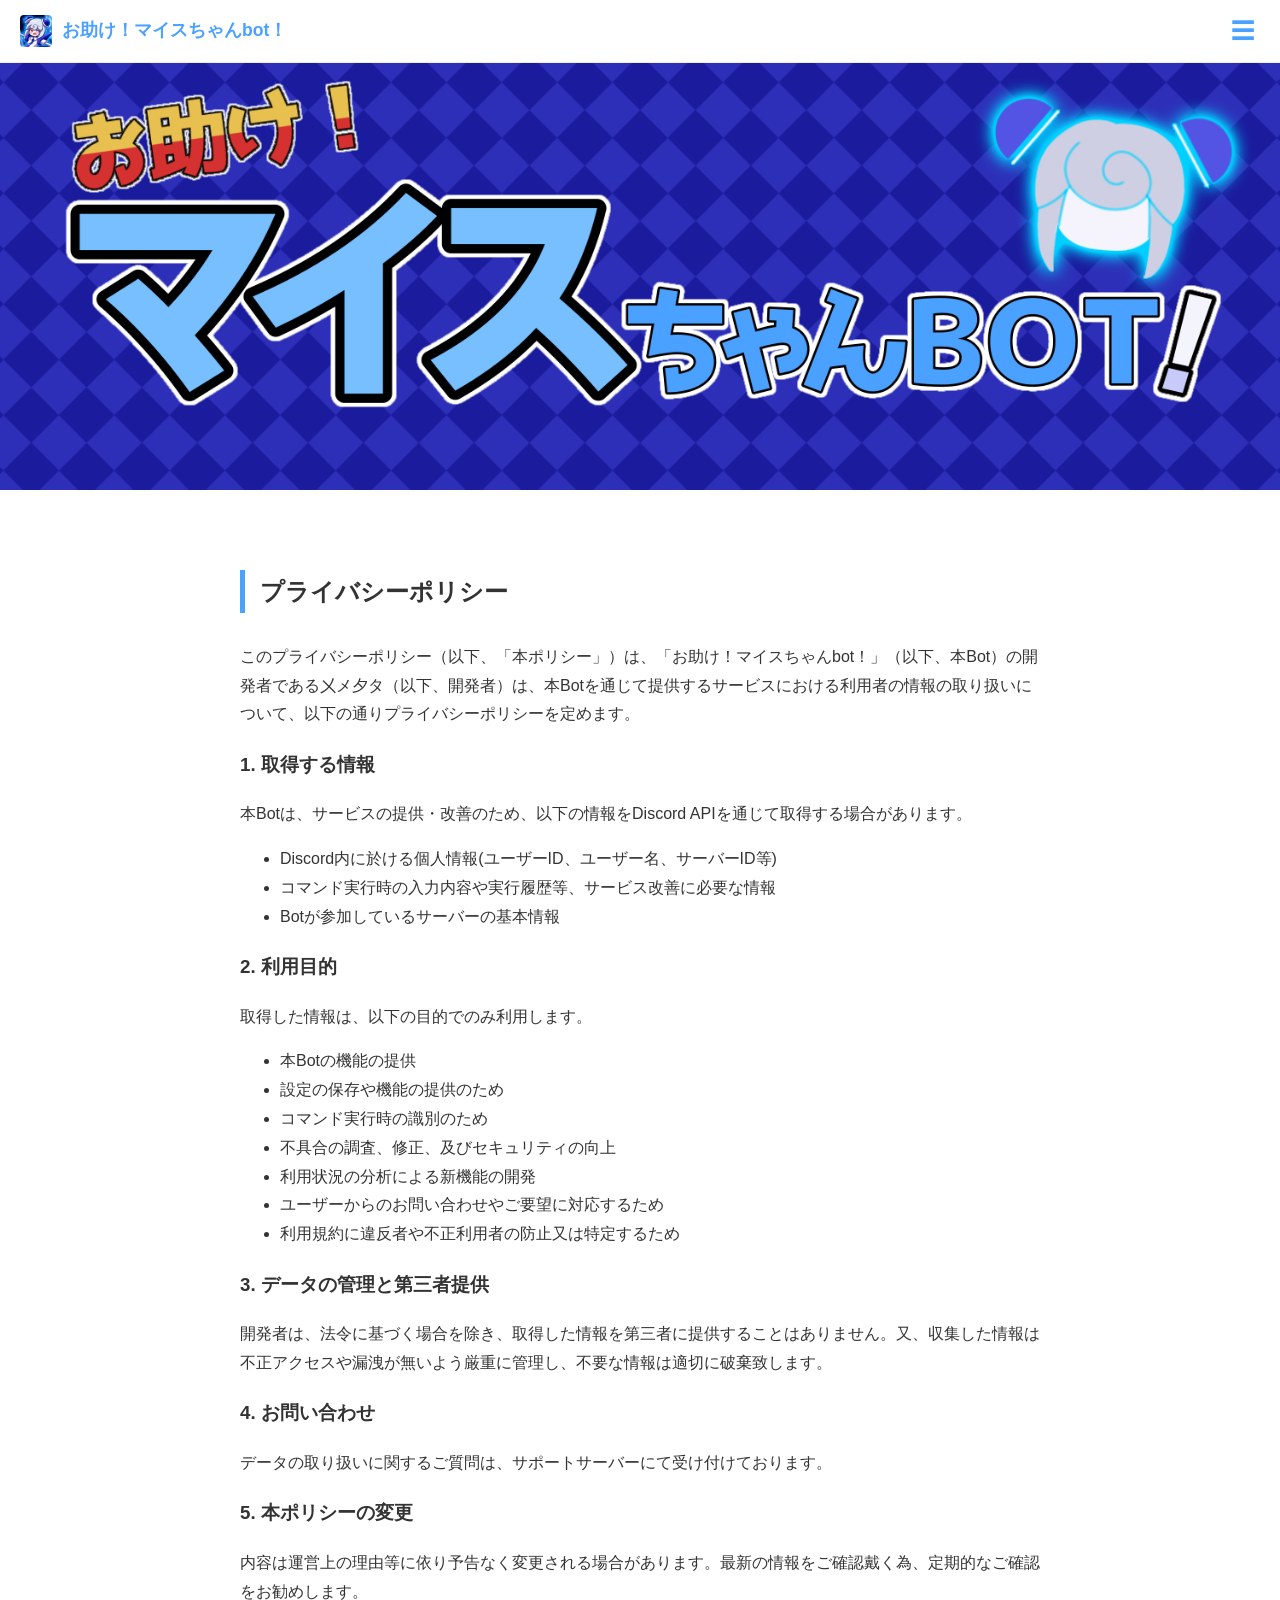
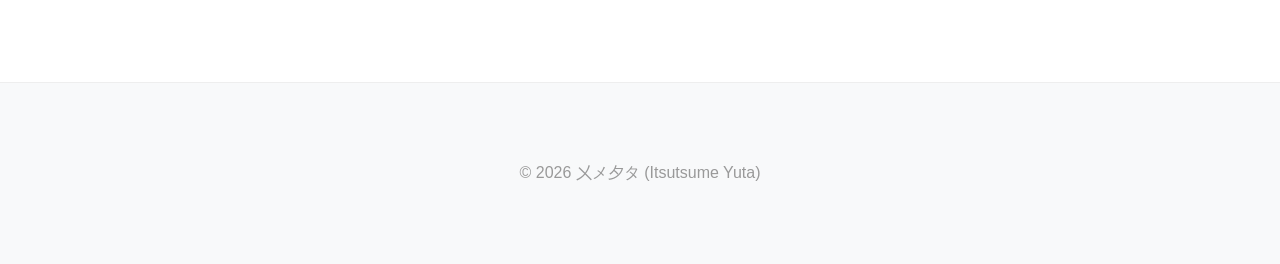
<file: privacypolicy.html>
<!DOCTYPE html>
<html lang="ja">
<head>
    <meta charset="UTF-8">
    <meta name="viewport" content="width=device-width, initial-scale=1.0">
    <title>お助け！マイスちゃんbot！公式サイト</title>
    <link rel="stylesheet" href="style.css">
</head>
<body>

<nav>
    <a href="index.html" class="nav-logo">
        <img src="img/bot_icon2.png" alt="アイコン" class="nav-icon">
        お助け！マイスちゃんbot！
    </a>
    <button class="menu-btn" id="menuBtn">☰</button>
</nav>

<div class="nav-links" id="navLinks"></div>

<script>
    // nav.htmlを読み込んで id="navLinks" に流し込む
    fetch('nav.html')
        .then(response => response.text())
        .then(data => {
            document.getElementById('navLinks').innerHTML = data;
        });
</script>

<header class="main-header">
</header>

<div class="container">
    <section>
        <h2>プライバシーポリシー</h2>
        <p>このプライバシーポリシー（以下、「本ポリシー」）は、「お助け！マイスちゃんbot！」（以下、本Bot）の開発者である㐅メ夕タ（以下、開発者）は、本Botを通じて提供するサービスにおける利用者の情報の取り扱いについて、以下の通りプライバシーポリシーを定めます。</p>
        
        <h3>1. 取得する情報</h3>
        <p>本Botは、サービスの提供・改善のため、以下の情報をDiscord APIを通じて取得する場合があります。</p>
        <ul>
            <li>Discord内に於ける個人情報(ユーザーID、ユーザー名、サーバーID等)</li>
            <li>コマンド実行時の入力内容や実行履歴等、サービス改善に必要な情報</li>
            <li>Botが参加しているサーバーの基本情報</li>
        </ul>

        <h3>2. 利用目的</h3>
        <p>取得した情報は、以下の目的でのみ利用します。</p>
        <ul>
            <li>本Botの機能の提供</li>
            <li>設定の保存や機能の提供のため</li>
            <li>コマンド実行時の識別のため</li>
            <li>不具合の調査、修正、及びセキュリティの向上</li>
            <li>利用状況の分析による新機能の開発</li>
            <li>ユーザーからのお問い合わせやご要望に対応するため</li>
            <li>利用規約に違反者や不正利用者の防止又は特定するため</li>
        </ul>

        <h3>3. データの管理と第三者提供</h3>
        <p>開発者は、法令に基づく場合を除き、取得した情報を第三者に提供することはありません。又、収集した情報は不正アクセスや漏洩が無いよう厳重に管理し、不要な情報は適切に破棄致します。</p>

        <h3>4. お問い合わせ</h3>
        <p>データの取り扱いに関するご質問は、サポートサーバーにて受け付けております。</p>

        <h3>5. 本ポリシーの変更</h3>
        <p>内容は運営上の理由等に依り予告なく変更される場合があります。最新の情報をご確認戴く為、定期的なご確認をお勧めします。</p>
    </section>
</div>


<footer>
    <p>&copy; 2026 㐅メ夕タ (Itsutsume Yuta)</p>
</footer>

<script>
    const menuBtn = document.getElementById('menuBtn');
    const navLinks = document.getElementById('navLinks');

    menuBtn.addEventListener('click', (e) => {
        e.stopPropagation();
        navLinks.classList.toggle('active');
        menuBtn.textContent = navLinks.classList.contains('active') ? '✕' : '☰';
    });

    document.addEventListener('click', (e) => {
        if (!navLinks.contains(e.target) && navLinks.classList.contains('active')) {
            navLinks.classList.remove('active');
            menuBtn.textContent = '☰';
        }
    });
</script>

</body>
</html>
</file>
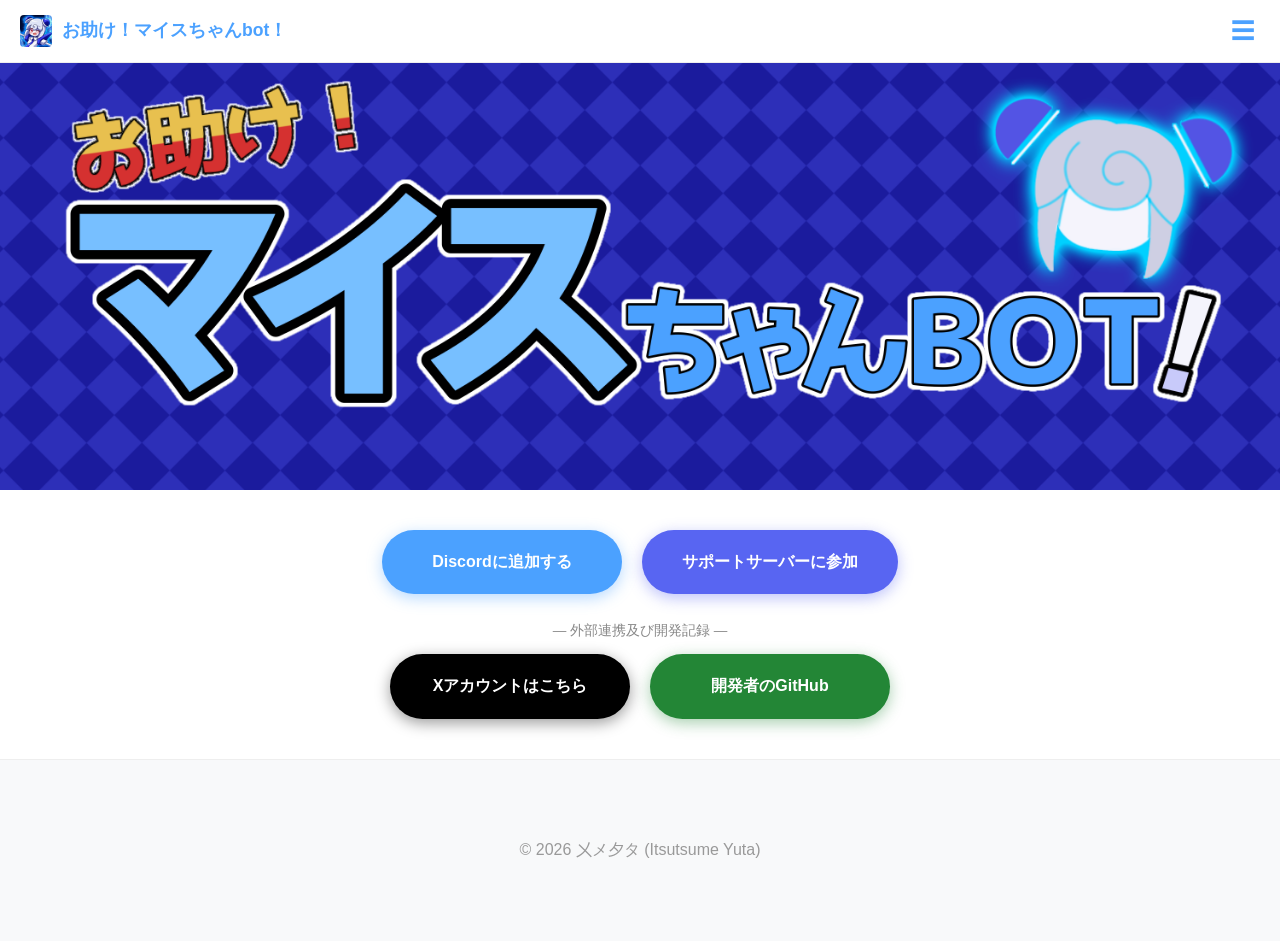
<file: support.html>
<!DOCTYPE html>
<html lang="ja">
<head>
    <meta charset="UTF-8">
    <meta name="viewport" content="width=device-width, initial-scale=1.0">
    <title>お助け！マイスちゃんbot！公式サイト</title>
    <link rel="stylesheet" href="style.css">
</head>
<body>

<nav>
    <a href="index.html" class="nav-logo">
        <img src="img/bot_icon2.png" alt="アイコン" class="nav-icon">
        お助け！マイスちゃんbot！
    </a>
    <button class="menu-btn" id="menuBtn">☰</button>
</nav>

<div class="nav-links" id="navLinks"></div>

<script>
    // nav.htmlを読み込んで id="navLinks" に流し込む
    fetch('nav.html')
        .then(response => response.text())
        .then(data => {
            document.getElementById('navLinks').innerHTML = data;
        });
</script>

<header class="main-header">
</header>

<section class="action-area">
    <!-- 第一陣：主要導線（Discord連携） -->
    <div class="button-group">
        <a href="https://discord.com/oauth2/authorize?client_id=1477164306285068370&permissions=8&integration_type=0&scope=bot" class="btn-invite">
            Discordに追加する
        </a>
        <a href="https://discord.gg/4JU9Yky4Mw" class="btn-support">
            サポートサーバーに参加
        </a>
    </div>

    <!-- 区切り線的なラベル -->
    <div class="external-links" style="margin-top: 25px; text-align: center;">
        <p style="font-size: 0.85em; color: #888; margin-bottom: 10px;">― 外部連携及び開発記録 ―</p>
    </div>

    <!-- 第二陣：情報媒体（SNS・GitHub） -->
    <div class="button-group">
        <a href="https://x.com/yuta_itsutsume" class="btn-X">
            Xアカウントはこちら
        </a>
        <a href="https://github.com/yutaitsutsume" class="btn-github">
            開発者のGitHub
        </a>
    </div>
</section>
</div>

<footer>
    <p>&copy; 2026 㐅メ夕タ (Itsutsume Yuta)</p>
</footer>

<script>
    const menuBtn = document.getElementById('menuBtn');
    const navLinks = document.getElementById('navLinks');

    menuBtn.addEventListener('click', (e) => {
        e.stopPropagation();
        navLinks.classList.toggle('active');
        menuBtn.textContent = navLinks.classList.contains('active') ? '✕' : '☰';
    });

    document.addEventListener('click', (e) => {
        if (!navLinks.contains(e.target) && navLinks.classList.contains('active')) {
            navLinks.classList.remove('active');
            menuBtn.textContent = '☰';
        }
    });
</script>

</body>
</html>
</file>
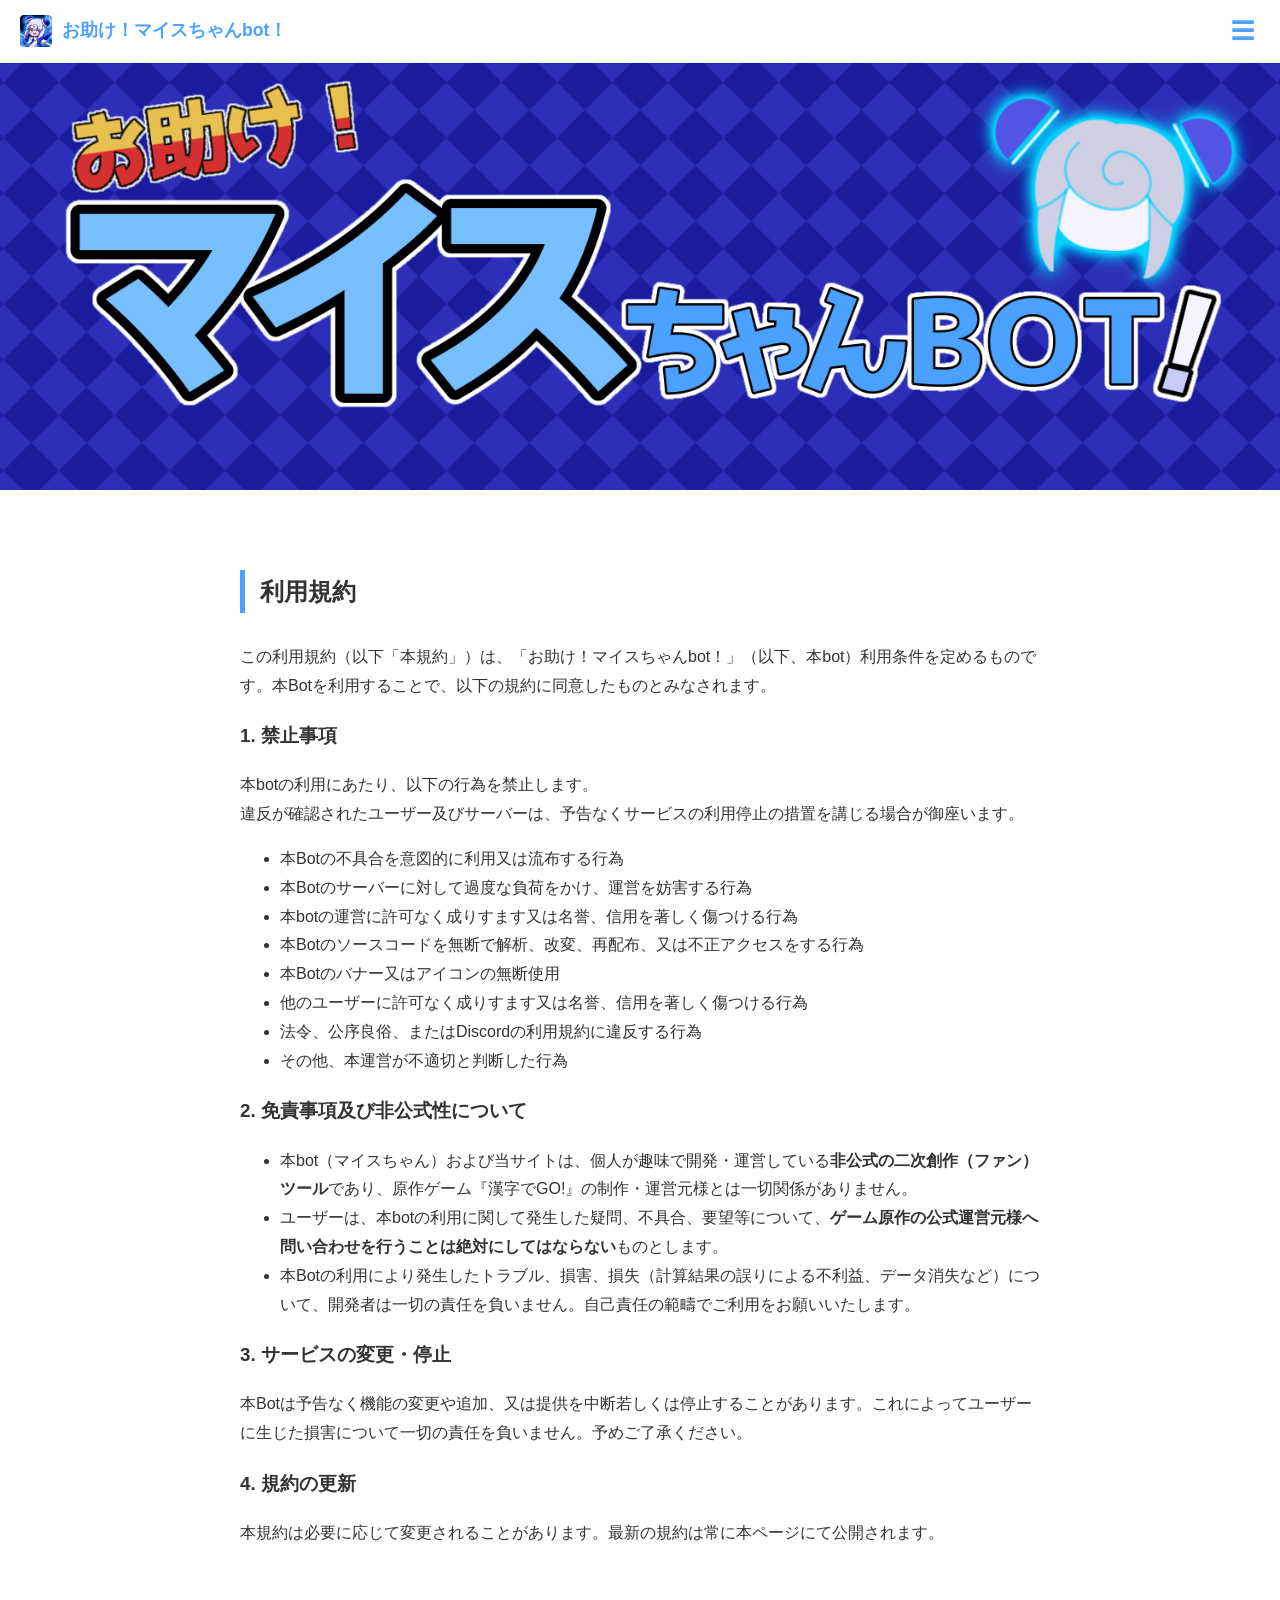
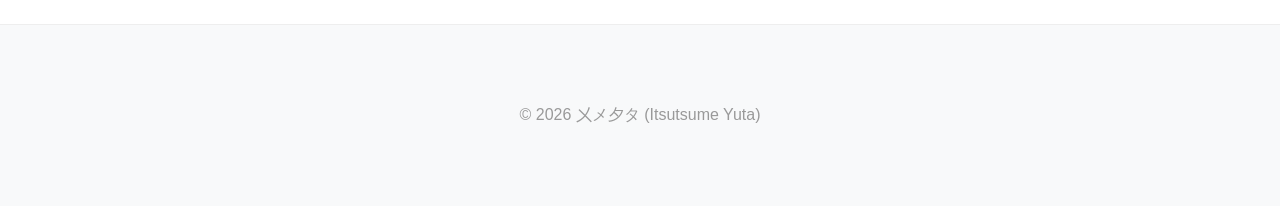
<file: terms.html>
<!DOCTYPE html>
<html lang="ja">
<head>
    <meta charset="UTF-8">
    <meta name="viewport" content="width=device-width, initial-scale=1.0">
    <title>お助け！マイスちゃんbot！公式サイト</title>
    <link rel="stylesheet" href="style.css">
</head>
<body>

<nav>
    <a href="index.html" class="nav-logo">
        <img src="img/bot_icon2.png" alt="アイコン" class="nav-icon">
        お助け！マイスちゃんbot！
    </a>
    <button class="menu-btn" id="menuBtn">☰</button>
</nav>

<div class="nav-links" id="navLinks"></div>

<script>
    // nav.htmlを読み込んで id="navLinks" に流し込む
    fetch('nav.html')
        .then(response => response.text())
        .then(data => {
            document.getElementById('navLinks').innerHTML = data;
        });
</script>

<header class="main-header">
</header>

<div class="container">
    <section>
        <h2>利用規約</h2>
        <p>この利用規約（以下「本規約」）は、「お助け！マイスちゃんbot！」（以下、本bot）利用条件を定めるものです。本Botを利用することで、以下の規約に同意したものとみなされます。</p>
        
        <h3>1. 禁止事項</h3>
        <p>本botの利用にあたり、以下の行為を禁止します。<br>違反が確認されたユーザー及びサーバーは、予告なくサービスの利用停止の措置を講じる場合が御座います。</p>
        <ul>
            <li>本Botの不具合を意図的に利用又は流布する行為</li>
            <li>本Botのサーバーに対して過度な負荷をかけ、運営を妨害する行為</li>
            <li>本botの運営に許可なく成りすます又は名誉、信用を著しく傷つける行為</li>
            <li>本Botのソースコードを無断で解析、改変、再配布、又は不正アクセスをする行為</li>
            <li>本Botのバナー又はアイコンの無断使用</li>
            <li>他のユーザーに許可なく成りすます又は名誉、信用を著しく傷つける行為</li>
            <li>法令、公序良俗、またはDiscordの利用規約に違反する行為</li>
            <li>その他、本運営が不適切と判断した行為</li>
        </ul>

        <h3>2. 免責事項及び非公式性について</h3>
        <ul>
            <li>本bot（マイスちゃん）および当サイトは、個人が趣味で開発・運営している<strong>非公式の二次創作（ファン）ツール</strong>であり、原作ゲーム『漢字でGO!』の制作・運営元様とは一切関係がありません。</li>
            <li>ユーザーは、本botの利用に関して発生した疑問、不具合、要望等について、<strong>ゲーム原作の公式運営元様へ問い合わせを行うことは絶対にしてはならない</strong>ものとします。</li>
            <li>本Botの利用により発生したトラブル、損害、損失（計算結果の誤りによる不利益、データ消失など）について、開発者は一切の責任を負いません。自己責任の範疇でご利用をお願いいたします。</li>
        </ul>
            
        <h3>3. サービスの変更・停止</h3>
        <p>本Botは予告なく機能の変更や追加、又は提供を中断若しくは停止することがあります。これによってユーザーに生じた損害について一切の責任を負いません。予めご了承ください。</p>

        <h3>4. 規約の更新</h3>
        <p>本規約は必要に応じて変更されることがあります。最新の規約は常に本ページにて公開されます。</p>
    </section>
</div>


<footer>
    <p>&copy; 2026 㐅メ夕タ (Itsutsume Yuta)</p>
</footer>

<script>
    const menuBtn = document.getElementById('menuBtn');
    const navLinks = document.getElementById('navLinks');

    menuBtn.addEventListener('click', (e) => {
        e.stopPropagation();
        navLinks.classList.toggle('active');
        menuBtn.textContent = navLinks.classList.contains('active') ? '✕' : '☰';
    });

    document.addEventListener('click', (e) => {
        if (!navLinks.contains(e.target) && navLinks.classList.contains('active')) {
            navLinks.classList.remove('active');
            menuBtn.textContent = '☰';
        }
    });
</script>

</body>
</html>
</file>
<file: style.css>
:root {
    --main-color: #4BA1FF;
    --text-color: #333333;
    --bg-color: #ffffff;
    --light-bg: #f8f9fa;
}

body {
    background-color: var(--bg-color);
    color: var(--text-color);
    font-family: "Helvetica Neue", Arial, "Hiragino Kaku Gothic ProN", "Hiragino Sans", sans-serif;
    line-height: 1.8;
    margin: 0;
    padding: 0;
}

nav {
    position: sticky;
    top: 0;
    background: rgba(255, 255, 255, 0.95);
    backdrop-filter: blur(5px);
    padding: 10px 20px;
    display: flex;
    justify-content: space-between;
    align-items: center;
    border-bottom: 1px solid #eee;
    z-index: 1000;
}

.nav-logo {
    font-weight: bold;
    color: var(--main-color);
    text-decoration: none;
    font-size: 1.1em;
    display: flex;
    align-items: center;
    gap: 10px;
}

.nav-icon {
    width: 32px;
    height: 32px;
    border-radius: 4px; 
    object-fit: cover;
}

.menu-btn {
    background: none;
    border: none;
    font-size: 24px;
    cursor: pointer;
    color: var(--main-color);
    padding: 5px;
    transition: transform 0.2s;
}

.nav-links {
    position: fixed;
    top: 0;
    right: -100%;
    width: 280px;
    height: 100vh;
    background: var(--bg-color);
    display: flex;
    flex-direction: column;
    padding: 60px 30px;
    box-shadow: -5px 0 15px rgba(0,0,0,0.1);
    transition: 0.4s cubic-bezier(0.4, 0, 0.2, 1);
    z-index: 999;
}

.nav-links.active { right: 0; }

.nav-links a {
    color: #555;
    text-decoration: none;
    margin-bottom: 25px;
    font-size: 1.05em;
    font-weight: 500;
}

.main-header {
    position: relative;
    width: 100%;
    aspect-ratio: 1500 / 500;
    text-align: center;
    background-color: var(--light-bg);
    background-image: url('img/banner.PNG');
    background-size: contain;
    background-repeat: no-repeat;
    background-position: center;
}

.container { max-width: 800px; margin: auto; padding: 60px 20px; }
h2 { border-left: 5px solid var(--main-color); padding-left: 15px; margin-bottom: 30px; }

.action-area {
    text-align: center;
    padding: 40px 0;
}

.button-group {
    display: flex;
    gap: 20px;
    justify-content: center;
    flex-wrap: wrap;
}

.btn-invite, .btn-support, .btn-X, .btn-github{
    display: inline-block;
    padding: 18px 40px;
    text-decoration: none;
    border-radius: 50px;
    font-weight: bold;
    transition: all 0.3s ease;
    min-width: 240px;
    box-sizing: border-box;
}

.btn-invite {
    background: var(--main-color);
    color: white;
    box-shadow: 0 4px 15px rgba(75, 161, 255, 0.4);
}

.btn-support {
    background: #5865F2;
    color: white;
    box-shadow: 0 4px 15px rgba(88, 101, 242, 0.4);
}

.btn-X {
    background: #000000;
    color: white;
    box-shadow: 0 4px 15px rgba(0, 0, 0, 0.4);
}

.btn-github {
    background: #238636;
    color: white;
    box-shadow: 0 4px 15px rgba(35, 134, 54, 0.4);
}

.btn-invite:hover, .btn-support:hover, .btn-X:hover, .btn-github:hover {
    transform: translateY(-3px);
    opacity: 0.95;
    box-shadow: 0 8px 25px rgba(0, 0, 0, 0.2);
}

footer { text-align: center; padding: 60px 20px; color: #999; border-top: 1px solid #eee; background: var(--light-bg); }
/* メニュー内の招待リンクを確実にメインカラーにする */
.nav-invite-link {
    color: #4BA1FF !important; /* 直接色を指定して、最優先にする */
    font-weight: bold;
}
.copy-code {
    display: inline-block;
    background: #f4f4f4;
    padding: 2px 8px;
    border-radius: 4px;
    cursor: pointer; /* 指マークにする */
    transition: all 0.2s;
    border: 1px solid #ddd;
    font-weight: bold;
    color: #5865F2; /* Discordっぽい青 */
}

.copy-code:hover {
    background: #eef0ff;
    border-color: #5865F2;
    transform: scale(1.05); /* 少し大きくして反応を出す */
}

.copy-code::after {
    content: " 📋"; /* アイコンを添えて直感的に */
    font-size: 0.8em;
}
/* ===================================================
   コマンド一覧ページ（command.html）用の追加スタイル
   =================================================== */
.docs-container {
    display: flex;
    max-width: 1300px;
    margin: 0 auto;
    padding: 40px 20px;
    gap: 30px;
}

.docs-sidebar {
    width: 280px;
    position: sticky;
    top: 20px;
    height: calc(100vh - 40px);
    overflow-y: auto;
    padding-right: 15px;
    border-right: 1px solid #e1e4e8;
}

.sidebar-title {
    font-size: 1.1em;
    color: #555;
    margin-bottom: 15px;
    padding-left: 10px;
    font-weight: bold;
}

.sidebar-menu {
    list-style: none;
    padding: 0;
    margin: 0;
}

.sidebar-item {
    margin-bottom: 5px;
}

.sidebar-link {
    display: block;
    padding: 12px 15px;
    color: #444;
    text-decoration: none;
    font-weight: bold;
    border-radius: 8px;
    transition: all 0.2s ease;
}

.link-generator:hover { background: #f4f5ff; color: #5865f2; }
.link-kanji:hover { background: #fffbf0; color: #ffaa00; }
.link-calc:hover { background: #f5fcf6; color: #238636; }
.link-games:hover { background: #f0faff; color: #00bfff; }
.link-jokes:hover { background: #faf5ff; color: #9b5de5; }
.link-security:hover { background: #fff5f5; color: #ff0000; }
.link-others:hover { background: #f8f9fa; color: #7f8c8d; }

.docs-content {
    flex: 1;
    scroll-behavior: smooth;
}

.category-section {
    margin-bottom: 60px;
    padding-top: 20px;
}

.category-header {
    font-size: 1.8em;
    padding-bottom: 10px;
    margin-bottom: 25px;
    border-bottom: 3px solid #eee;
}

.cmd-detail-card {
    background: #fff;
    border: 1px solid #e1e4e8;
    border-radius: 12px;
    padding: 25px;
    margin-bottom: 25px;
    box-shadow: 0 4px 12px rgba(0,0,0,0.02);
}

.cmd-name {
    font-size: 1.4em;
    margin: 0 0 5px 0;
    font-family: monospace;
}

.cmd-badge {
    display: inline-block;
    padding: 4px 10px;
    font-size: 0.8em;
    border-radius: 20px;
    color: #fff;
    margin-bottom: 15px;
}

.cmd-syntax {
    background: #24292f;
    color: #f6f8fa;
    padding: 14px;
    border-radius: 8px;
    font-family: 'Courier New', Courier, monospace;
    font-size: 0.95em;
    margin: 15px 0;
    overflow-x: auto;
}

.cmd-label {
    font-weight: bold;
    color: #333;
    margin-top: 15px;
    margin-bottom: 5px;
    display: block;
}

@media (max-width: 768px) {
    .docs-container { flex-direction: column; }
    .docs-sidebar { 
        width: 100%; 
        position: static; 
        height: auto; 
        border-right: none; 
        border-bottom: 1px solid #e1e4e8; 
        padding-bottom: 20px; 
    }
}
/* 漢字でGO!ジェネレーター（例：ゴールド／オレンジ系） */
.sidebar-link.link-generator { color: #d4af37; }
.sidebar-link.link-generator:hover { color: #aa8c2c; }

/* 漢字でGO!関連（例：ブルー系） */
.sidebar-link.link-kanji { color: #0077b6; }
.sidebar-link.link-kanji:hover { color: #005682; }

/* 計算機能（例：グリーン系） */
.sidebar-link.link-calc { color: #2a9d8f; }
.sidebar-link.link-calc:hover { color: #1f7469; }

/* 遊び機能（例：パープル系 - さっきの /5000 みたいな色） */
.sidebar-link.link-games { color: #9b5de5; }
.sidebar-link.link-games:hover { color: #7b3dbd; }

/* ネタ機能（例：ピンク／レッド系） */
.sidebar-link.link-jokes { color: #f15bb5; }
.sidebar-link.link-jokes:hover { color: #c83b93; }

/* セキュリティ */
.sidebar-link.link-security { color: #ff0000; }
.sidebar-link.link-security:hover { color: #ff0000; }

/* その他（例：ライトグレー系） */
.sidebar-link.link-others { color: #6c757d; }
.sidebar-link.link-others:hover { color: #495057; }
</file>
